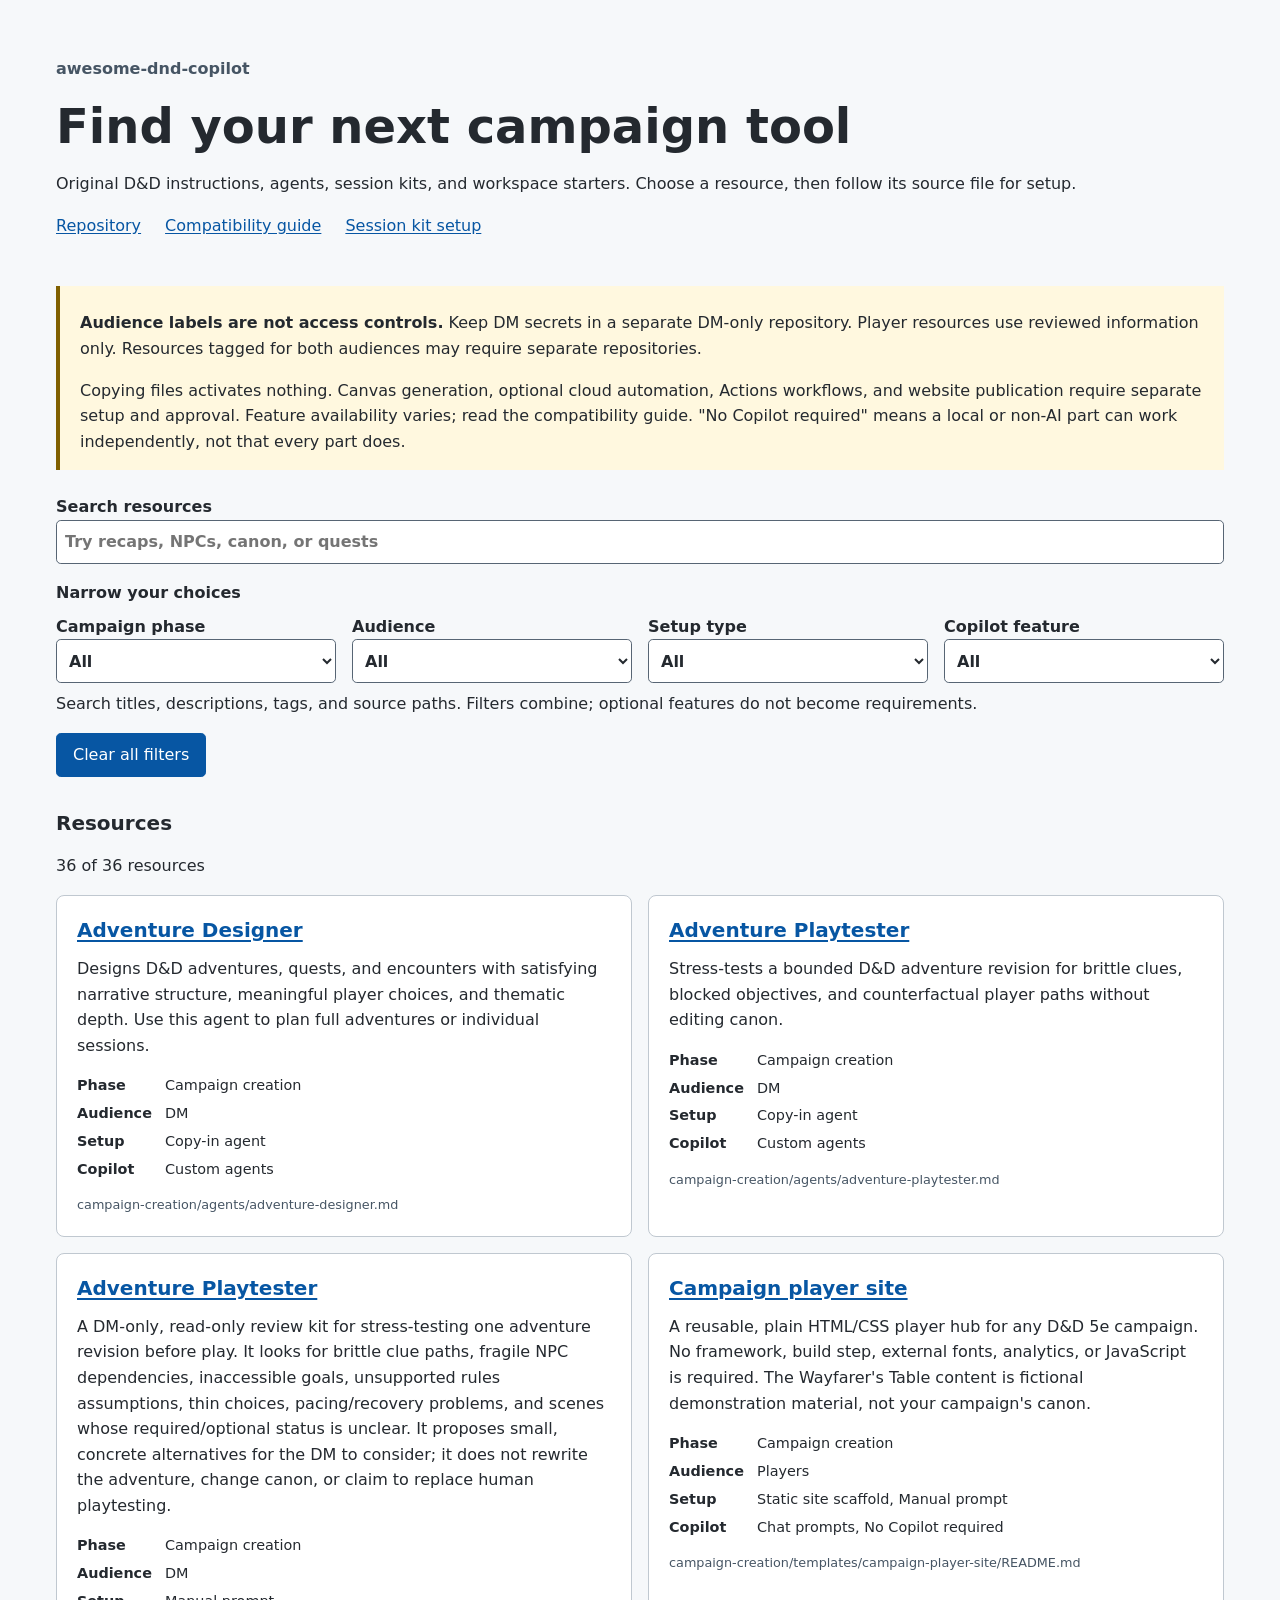
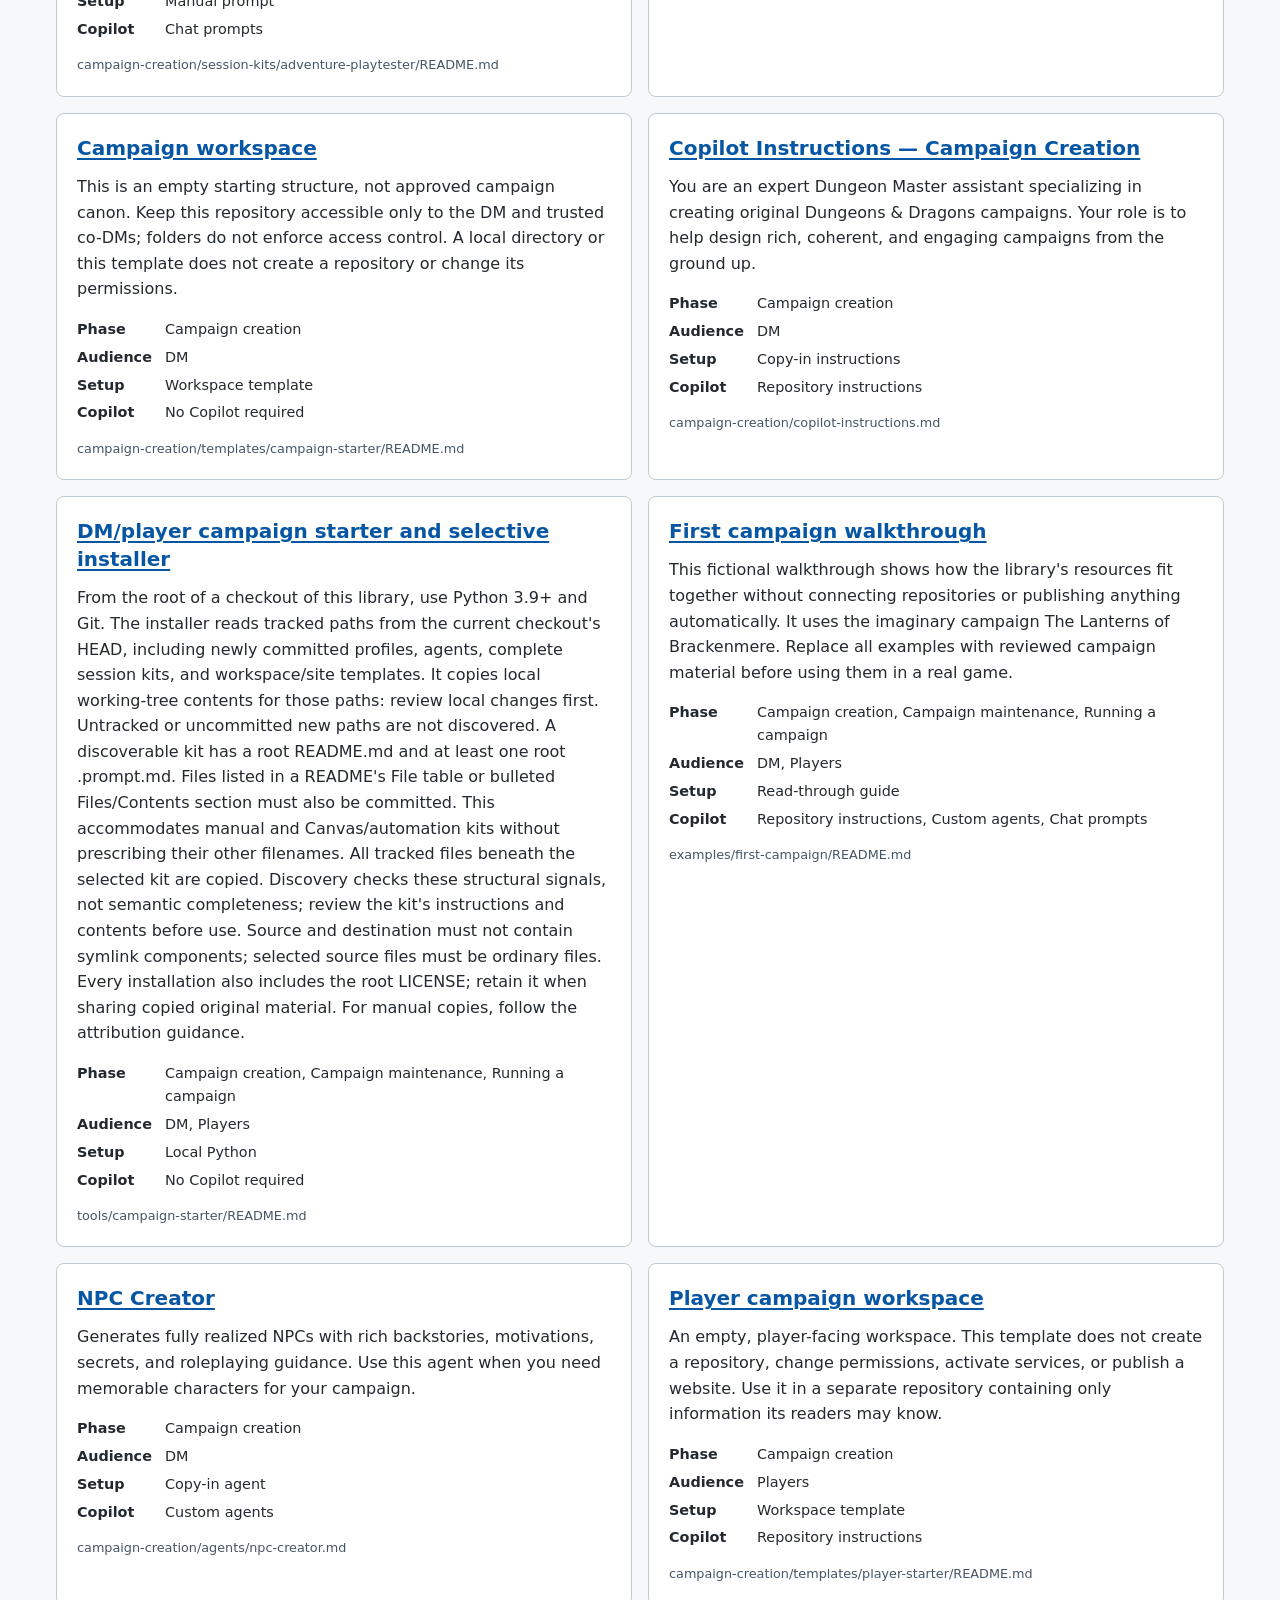
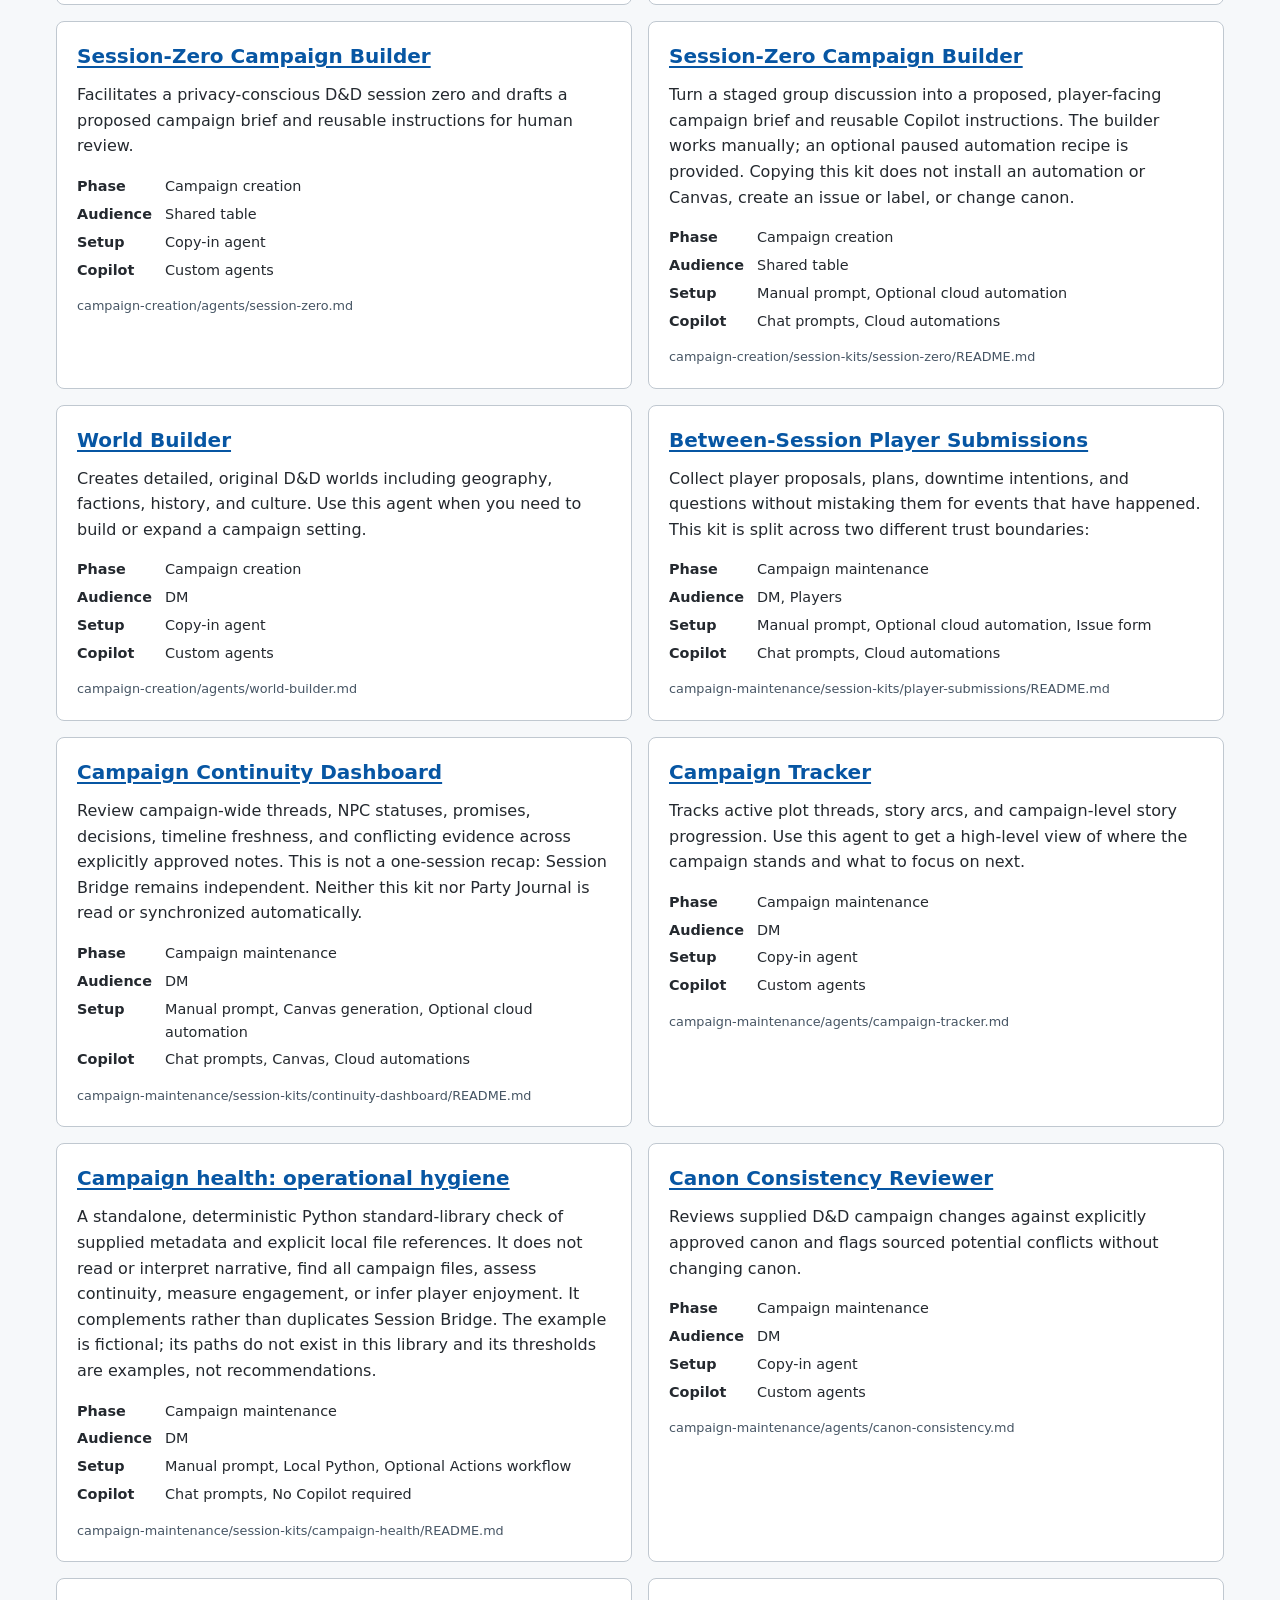
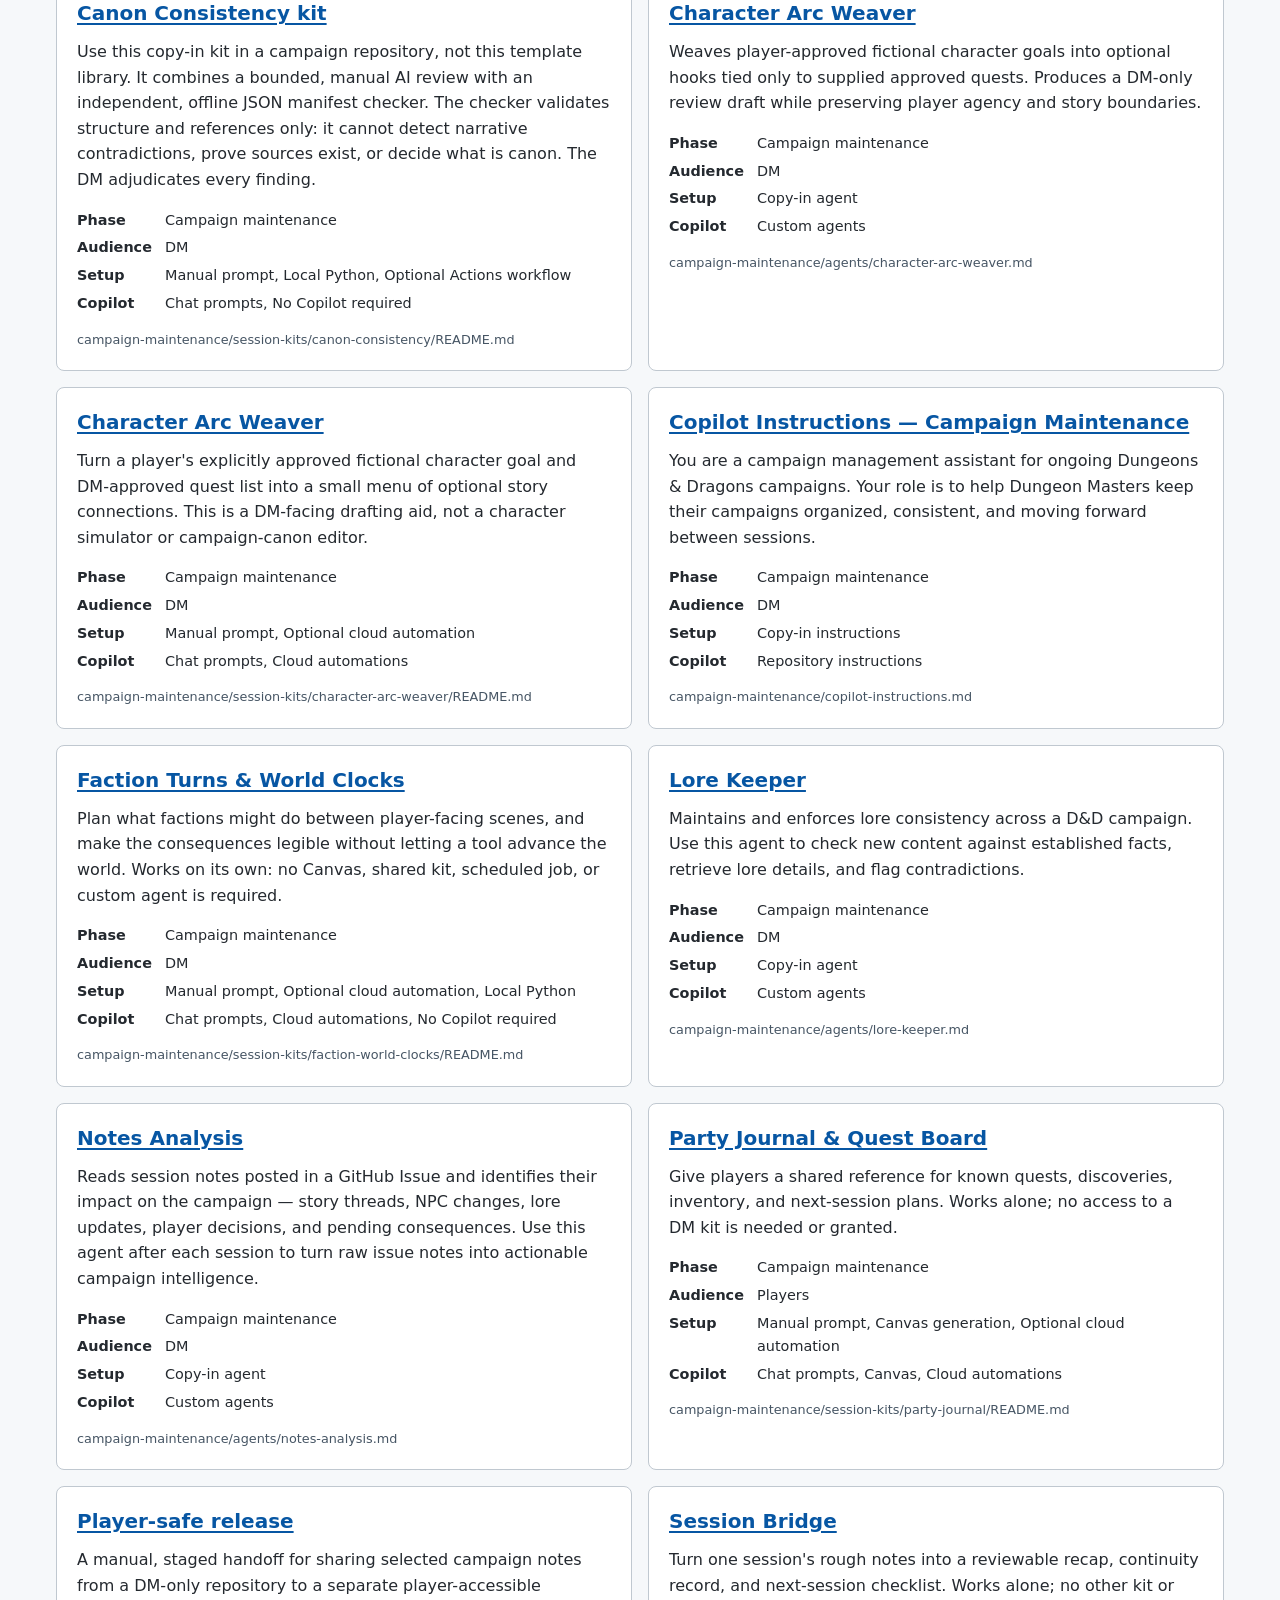
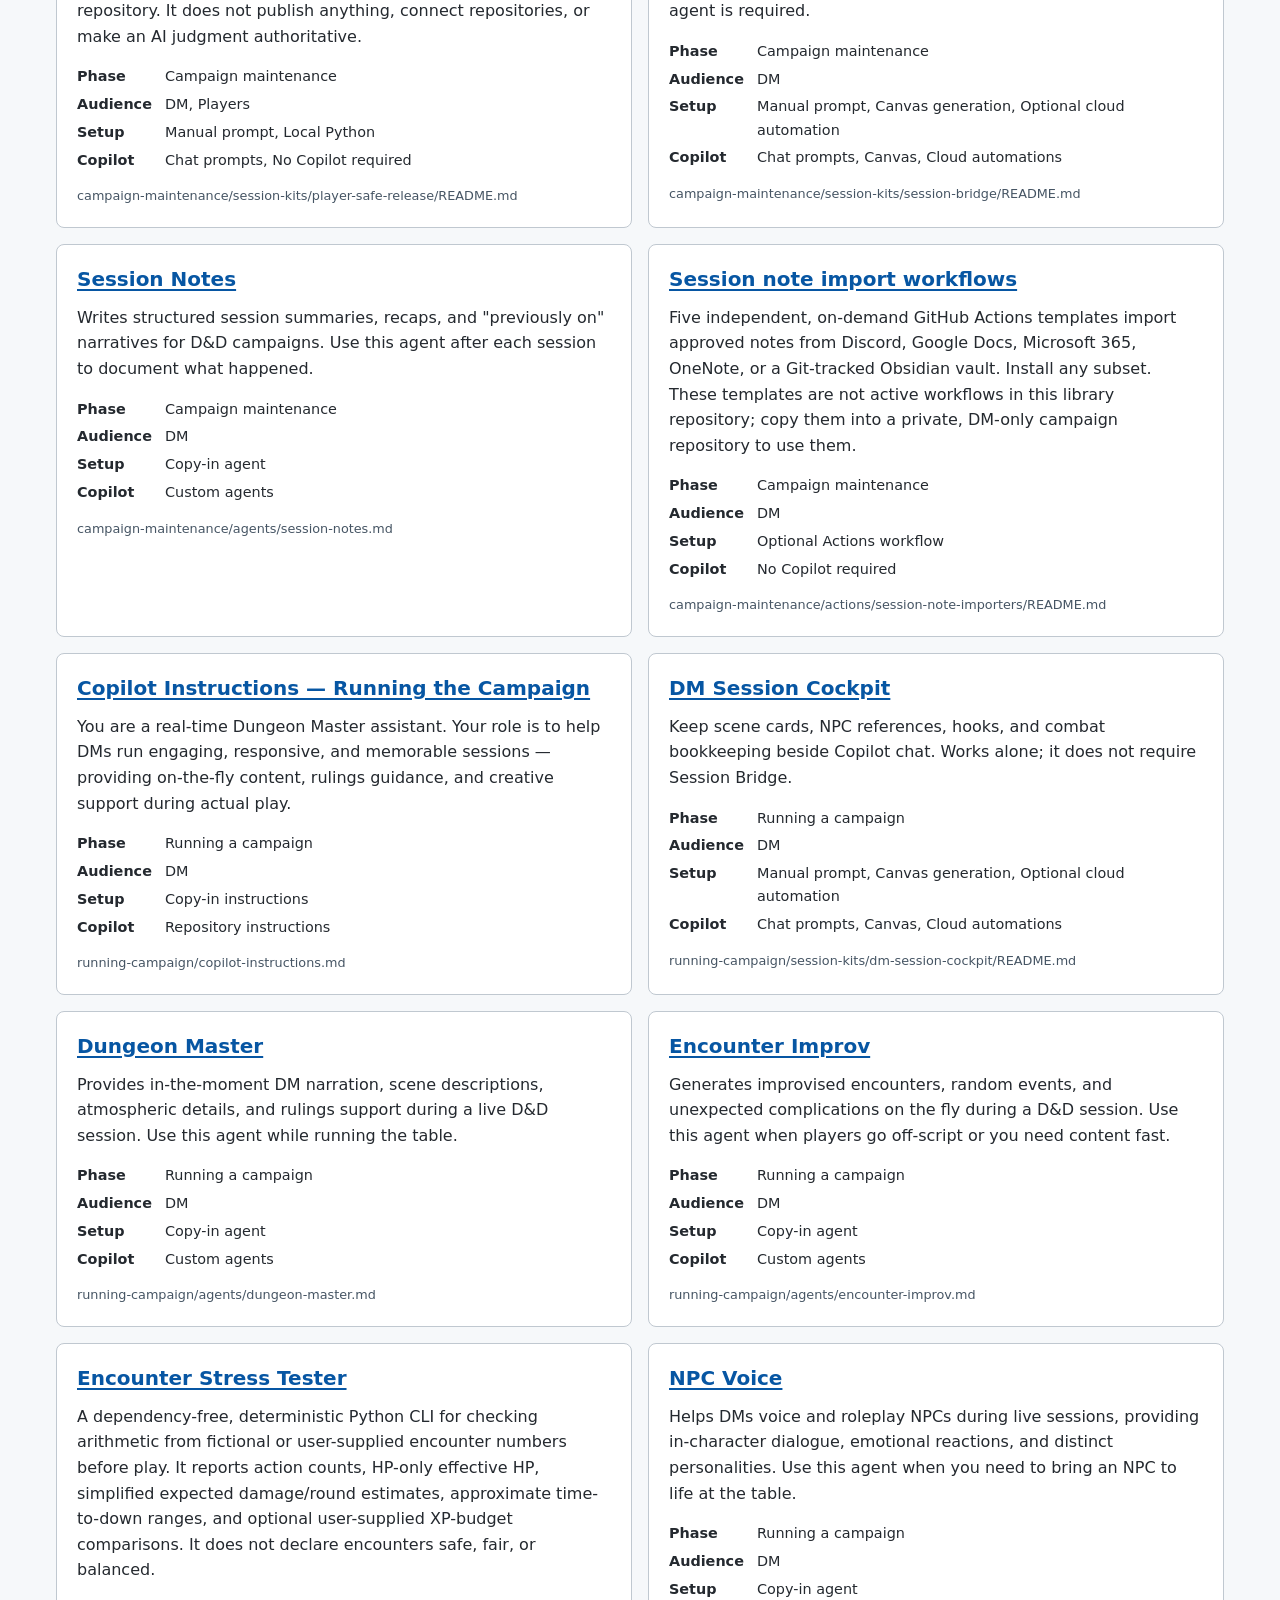
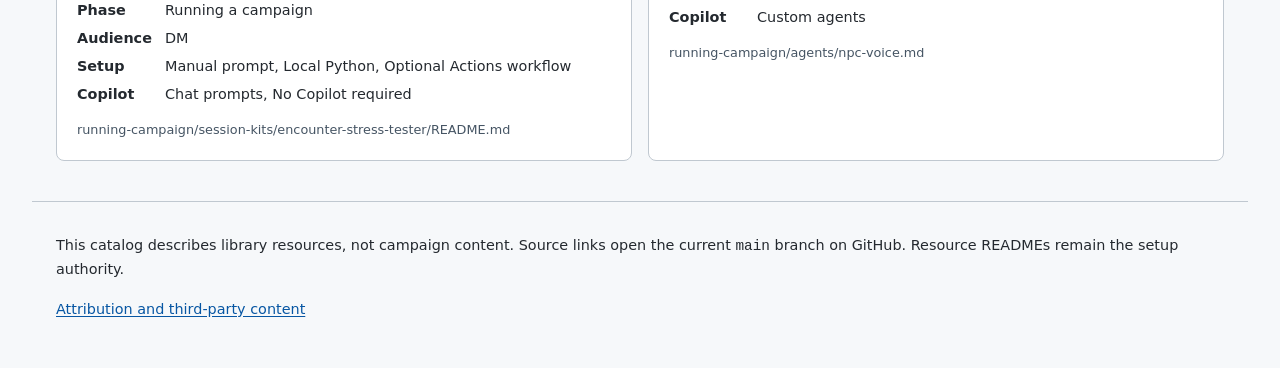
<file: catalog/index.html>
<!doctype html>
<html lang="en">
<head>
  <meta charset="utf-8">
  <meta name="viewport" content="width=device-width, initial-scale=1">
  <meta name="description" content="Find Dungeons &amp; Dragons Copilot resources by campaign phase, audience, setup type, and feature.">
  <title>D&amp;D Copilot resource catalog</title>
  <link rel="stylesheet" href="styles.css">
  <script src="catalog.js" defer></script>
</head>
<body>
  <a class="skip-link" href="#results">Skip to resources</a>
  <header>
    <p class="eyebrow">awesome-dnd-copilot</p>
    <h1>Find your next campaign tool</h1>
    <p>Original D&amp;D instructions, agents, session kits, and workspace starters.
      Choose a resource, then follow its source file for setup.</p>
    <nav aria-label="Library">
      <a href="https://github.com/beardofedu/awesome-dnd-copilot">Repository</a>
      <a href="https://github.com/beardofedu/awesome-dnd-copilot/blob/main/COMPATIBILITY.md">Compatibility guide</a>
      <a href="https://github.com/beardofedu/awesome-dnd-copilot/blob/main/session-kits.md">Session kit setup</a>
    </nav>
  </header>
  <main>
    <aside aria-label="Before you choose">
      <p><strong>Audience labels are not access controls.</strong> Keep DM secrets in a
        separate DM-only repository. Player resources use reviewed information only.
        Resources tagged for both audiences may require separate repositories.</p>
      <p>Copying files activates nothing. Canvas generation, optional cloud automation,
        Actions workflows, and website publication require separate setup and approval.
        Feature availability varies; read the compatibility guide. "No Copilot required"
        means a local or non-AI part can work independently, not that every part does.</p>
    </aside>
    <form id="filters" role="search" aria-label="Filter resources" hidden>
      <label class="search" for="query">Search resources
        <input id="query" name="query" type="search" placeholder="Try recaps, NPCs, canon, or quests"
          aria-describedby="filter-help" autocomplete="off">
      </label>
      <fieldset>
        <legend>Narrow your choices</legend>
        <div class="filter-grid">
<label for="phase">Campaign phase<select id="phase" name="phase"><option value="">All</option><option>Campaign creation</option><option>Campaign maintenance</option><option>Running a campaign</option></select></label>
<label for="audience">Audience<select id="audience" name="audience"><option value="">All</option><option>DM</option><option>Players</option><option>Shared table</option></select></label>
<label for="setup">Setup type<select id="setup" name="setup"><option value="">All</option><option>Canvas generation</option><option>Copy-in agent</option><option>Copy-in instructions</option><option>Issue form</option><option>Local Python</option><option>Manual prompt</option><option>Optional Actions workflow</option><option>Optional cloud automation</option><option>Read-through guide</option><option>Static site scaffold</option><option>Workspace template</option></select></label>
<label for="feature">Copilot feature<select id="feature" name="feature"><option value="">All</option><option>Canvas</option><option>Chat prompts</option><option>Cloud automations</option><option>Custom agents</option><option>No Copilot required</option><option>Repository instructions</option></select></label>
        </div>
      </fieldset>
      <p id="filter-help">Search titles, descriptions, tags, and source paths.
        Filters combine; optional features do not become requirements.</p>
      <button type="reset">Clear all filters</button>
    </form>
    <noscript><p>JavaScript is off. All resources are listed below; use your browser's Find command to search.</p></noscript>
    <section id="results" aria-labelledby="results-heading" tabindex="-1">
      <h2 id="results-heading">Resources</h2>
      <p id="result-count" role="status" aria-live="polite" aria-atomic="true">36 resources</p>
      <p id="empty" hidden>No resources match. Try a broader search or clear all filters.</p>
      <ul class="resources">
<li class="resource" data-phase="Campaign creation" data-audience="DM" data-setup="Copy-in agent" data-feature="Custom agents">
  <article><h3><a href="https://github.com/beardofedu/awesome-dnd-copilot/blob/main/campaign-creation/agents/adventure-designer.md">Adventure Designer</a></h3>
  <p>Designs D&amp;D adventures, quests, and encounters with satisfying narrative structure, meaningful player choices, and thematic depth. Use this agent to plan full adventures or individual sessions.</p>
  <dl><div><dt>Phase</dt><dd>Campaign creation</dd></div><div><dt>Audience</dt><dd>DM</dd></div><div><dt>Setup</dt><dd>Copy-in agent</dd></div><div><dt>Copilot</dt><dd>Custom agents</dd></div></dl>
  <p class="source">campaign-creation/agents/adventure-designer.md</p></article>
</li>
<li class="resource" data-phase="Campaign creation" data-audience="DM" data-setup="Copy-in agent" data-feature="Custom agents">
  <article><h3><a href="https://github.com/beardofedu/awesome-dnd-copilot/blob/main/campaign-creation/agents/adventure-playtester.md">Adventure Playtester</a></h3>
  <p>Stress-tests a bounded D&amp;D adventure revision for brittle clues, blocked objectives, and counterfactual player paths without editing canon.</p>
  <dl><div><dt>Phase</dt><dd>Campaign creation</dd></div><div><dt>Audience</dt><dd>DM</dd></div><div><dt>Setup</dt><dd>Copy-in agent</dd></div><div><dt>Copilot</dt><dd>Custom agents</dd></div></dl>
  <p class="source">campaign-creation/agents/adventure-playtester.md</p></article>
</li>
<li class="resource" data-phase="Campaign creation" data-audience="DM" data-setup="Manual prompt" data-feature="Chat prompts">
  <article><h3><a href="https://github.com/beardofedu/awesome-dnd-copilot/blob/main/campaign-creation/session-kits/adventure-playtester/README.md">Adventure Playtester</a></h3>
  <p>A DM-only, read-only review kit for stress-testing one adventure revision before play. It looks for brittle clue paths, fragile NPC dependencies, inaccessible goals, unsupported rules assumptions, thin choices, pacing/recovery problems, and scenes whose required/optional status is unclear. It proposes small, concrete alternatives for the DM to consider; it does not rewrite the adventure, change canon, or claim to replace human playtesting.</p>
  <dl><div><dt>Phase</dt><dd>Campaign creation</dd></div><div><dt>Audience</dt><dd>DM</dd></div><div><dt>Setup</dt><dd>Manual prompt</dd></div><div><dt>Copilot</dt><dd>Chat prompts</dd></div></dl>
  <p class="source">campaign-creation/session-kits/adventure-playtester/README.md</p></article>
</li>
<li class="resource" data-phase="Campaign creation" data-audience="Players" data-setup="Static site scaffold|Manual prompt" data-feature="Chat prompts|No Copilot required">
  <article><h3><a href="https://github.com/beardofedu/awesome-dnd-copilot/blob/main/campaign-creation/templates/campaign-player-site/README.md">Campaign player site</a></h3>
  <p>A reusable, plain HTML/CSS player hub for any D&amp;D 5e campaign. No framework, build step, external fonts, analytics, or JavaScript is required. The Wayfarer&#x27;s Table content is fictional demonstration material, not your campaign&#x27;s canon.</p>
  <dl><div><dt>Phase</dt><dd>Campaign creation</dd></div><div><dt>Audience</dt><dd>Players</dd></div><div><dt>Setup</dt><dd>Static site scaffold, Manual prompt</dd></div><div><dt>Copilot</dt><dd>Chat prompts, No Copilot required</dd></div></dl>
  <p class="source">campaign-creation/templates/campaign-player-site/README.md</p></article>
</li>
<li class="resource" data-phase="Campaign creation" data-audience="DM" data-setup="Workspace template" data-feature="No Copilot required">
  <article><h3><a href="https://github.com/beardofedu/awesome-dnd-copilot/blob/main/campaign-creation/templates/campaign-starter/README.md">Campaign workspace</a></h3>
  <p>This is an empty starting structure, not approved campaign canon. Keep this repository accessible only to the DM and trusted co-DMs; folders do not enforce access control. A local directory or this template does not create a repository or change its permissions.</p>
  <dl><div><dt>Phase</dt><dd>Campaign creation</dd></div><div><dt>Audience</dt><dd>DM</dd></div><div><dt>Setup</dt><dd>Workspace template</dd></div><div><dt>Copilot</dt><dd>No Copilot required</dd></div></dl>
  <p class="source">campaign-creation/templates/campaign-starter/README.md</p></article>
</li>
<li class="resource" data-phase="Campaign creation" data-audience="DM" data-setup="Copy-in instructions" data-feature="Repository instructions">
  <article><h3><a href="https://github.com/beardofedu/awesome-dnd-copilot/blob/main/campaign-creation/copilot-instructions.md">Copilot Instructions — Campaign Creation</a></h3>
  <p>You are an expert Dungeon Master assistant specializing in creating original Dungeons &amp; Dragons campaigns. Your role is to help design rich, coherent, and engaging campaigns from the ground up.</p>
  <dl><div><dt>Phase</dt><dd>Campaign creation</dd></div><div><dt>Audience</dt><dd>DM</dd></div><div><dt>Setup</dt><dd>Copy-in instructions</dd></div><div><dt>Copilot</dt><dd>Repository instructions</dd></div></dl>
  <p class="source">campaign-creation/copilot-instructions.md</p></article>
</li>
<li class="resource" data-phase="Campaign creation|Campaign maintenance|Running a campaign" data-audience="DM|Players" data-setup="Local Python" data-feature="No Copilot required">
  <article><h3><a href="https://github.com/beardofedu/awesome-dnd-copilot/blob/main/tools/campaign-starter/README.md">DM/player campaign starter and selective installer</a></h3>
  <p>From the root of a checkout of this library, use Python 3.9+ and Git. The installer reads tracked paths from the current checkout&#x27;s HEAD, including newly committed profiles, agents, complete session kits, and workspace/site templates. It copies local working-tree contents for those paths: review local changes first. Untracked or uncommitted new paths are not discovered. A discoverable kit has a root README.md and at least one root .prompt.md. Files listed in a README&#x27;s File table or bulleted Files/Contents section must also be committed. This accommodates manual and Canvas/automation kits without prescribing their other filenames. All tracked files beneath the selected kit are copied. Discovery checks these structural signals, not semantic completeness; review the kit&#x27;s instructions and contents before use. Source and destination must not contain symlink components; selected source files must be ordinary files. Every installation also includes the root LICENSE; retain it when sharing copied original material. For manual copies, follow the attribution guidance.</p>
  <dl><div><dt>Phase</dt><dd>Campaign creation, Campaign maintenance, Running a campaign</dd></div><div><dt>Audience</dt><dd>DM, Players</dd></div><div><dt>Setup</dt><dd>Local Python</dd></div><div><dt>Copilot</dt><dd>No Copilot required</dd></div></dl>
  <p class="source">tools/campaign-starter/README.md</p></article>
</li>
<li class="resource" data-phase="Campaign creation|Campaign maintenance|Running a campaign" data-audience="DM|Players" data-setup="Read-through guide" data-feature="Repository instructions|Custom agents|Chat prompts">
  <article><h3><a href="https://github.com/beardofedu/awesome-dnd-copilot/blob/main/examples/first-campaign/README.md">First campaign walkthrough</a></h3>
  <p>This fictional walkthrough shows how the library&#x27;s resources fit together without connecting repositories or publishing anything automatically. It uses the imaginary campaign The Lanterns of Brackenmere. Replace all examples with reviewed campaign material before using them in a real game.</p>
  <dl><div><dt>Phase</dt><dd>Campaign creation, Campaign maintenance, Running a campaign</dd></div><div><dt>Audience</dt><dd>DM, Players</dd></div><div><dt>Setup</dt><dd>Read-through guide</dd></div><div><dt>Copilot</dt><dd>Repository instructions, Custom agents, Chat prompts</dd></div></dl>
  <p class="source">examples/first-campaign/README.md</p></article>
</li>
<li class="resource" data-phase="Campaign creation" data-audience="DM" data-setup="Copy-in agent" data-feature="Custom agents">
  <article><h3><a href="https://github.com/beardofedu/awesome-dnd-copilot/blob/main/campaign-creation/agents/npc-creator.md">NPC Creator</a></h3>
  <p>Generates fully realized NPCs with rich backstories, motivations, secrets, and roleplaying guidance. Use this agent when you need memorable characters for your campaign.</p>
  <dl><div><dt>Phase</dt><dd>Campaign creation</dd></div><div><dt>Audience</dt><dd>DM</dd></div><div><dt>Setup</dt><dd>Copy-in agent</dd></div><div><dt>Copilot</dt><dd>Custom agents</dd></div></dl>
  <p class="source">campaign-creation/agents/npc-creator.md</p></article>
</li>
<li class="resource" data-phase="Campaign creation" data-audience="Players" data-setup="Workspace template" data-feature="Repository instructions">
  <article><h3><a href="https://github.com/beardofedu/awesome-dnd-copilot/blob/main/campaign-creation/templates/player-starter/README.md">Player campaign workspace</a></h3>
  <p>An empty, player-facing workspace. This template does not create a repository, change permissions, activate services, or publish a website. Use it in a separate repository containing only information its readers may know.</p>
  <dl><div><dt>Phase</dt><dd>Campaign creation</dd></div><div><dt>Audience</dt><dd>Players</dd></div><div><dt>Setup</dt><dd>Workspace template</dd></div><div><dt>Copilot</dt><dd>Repository instructions</dd></div></dl>
  <p class="source">campaign-creation/templates/player-starter/README.md</p></article>
</li>
<li class="resource" data-phase="Campaign creation" data-audience="Shared table" data-setup="Copy-in agent" data-feature="Custom agents">
  <article><h3><a href="https://github.com/beardofedu/awesome-dnd-copilot/blob/main/campaign-creation/agents/session-zero.md">Session-Zero Campaign Builder</a></h3>
  <p>Facilitates a privacy-conscious D&amp;D session zero and drafts a proposed campaign brief and reusable instructions for human review.</p>
  <dl><div><dt>Phase</dt><dd>Campaign creation</dd></div><div><dt>Audience</dt><dd>Shared table</dd></div><div><dt>Setup</dt><dd>Copy-in agent</dd></div><div><dt>Copilot</dt><dd>Custom agents</dd></div></dl>
  <p class="source">campaign-creation/agents/session-zero.md</p></article>
</li>
<li class="resource" data-phase="Campaign creation" data-audience="Shared table" data-setup="Manual prompt|Optional cloud automation" data-feature="Chat prompts|Cloud automations">
  <article><h3><a href="https://github.com/beardofedu/awesome-dnd-copilot/blob/main/campaign-creation/session-kits/session-zero/README.md">Session-Zero Campaign Builder</a></h3>
  <p>Turn a staged group discussion into a proposed, player-facing campaign brief and reusable Copilot instructions. The builder works manually; an optional paused automation recipe is provided. Copying this kit does not install an automation or Canvas, create an issue or label, or change canon.</p>
  <dl><div><dt>Phase</dt><dd>Campaign creation</dd></div><div><dt>Audience</dt><dd>Shared table</dd></div><div><dt>Setup</dt><dd>Manual prompt, Optional cloud automation</dd></div><div><dt>Copilot</dt><dd>Chat prompts, Cloud automations</dd></div></dl>
  <p class="source">campaign-creation/session-kits/session-zero/README.md</p></article>
</li>
<li class="resource" data-phase="Campaign creation" data-audience="DM" data-setup="Copy-in agent" data-feature="Custom agents">
  <article><h3><a href="https://github.com/beardofedu/awesome-dnd-copilot/blob/main/campaign-creation/agents/world-builder.md">World Builder</a></h3>
  <p>Creates detailed, original D&amp;D worlds including geography, factions, history, and culture. Use this agent when you need to build or expand a campaign setting.</p>
  <dl><div><dt>Phase</dt><dd>Campaign creation</dd></div><div><dt>Audience</dt><dd>DM</dd></div><div><dt>Setup</dt><dd>Copy-in agent</dd></div><div><dt>Copilot</dt><dd>Custom agents</dd></div></dl>
  <p class="source">campaign-creation/agents/world-builder.md</p></article>
</li>
<li class="resource" data-phase="Campaign maintenance" data-audience="DM|Players" data-setup="Manual prompt|Optional cloud automation|Issue form" data-feature="Chat prompts|Cloud automations">
  <article><h3><a href="https://github.com/beardofedu/awesome-dnd-copilot/blob/main/campaign-maintenance/session-kits/player-submissions/README.md">Between-Session Player Submissions</a></h3>
  <p>Collect player proposals, plans, downtime intentions, and questions without mistaking them for events that have happened. This kit is split across two different trust boundaries:</p>
  <dl><div><dt>Phase</dt><dd>Campaign maintenance</dd></div><div><dt>Audience</dt><dd>DM, Players</dd></div><div><dt>Setup</dt><dd>Manual prompt, Optional cloud automation, Issue form</dd></div><div><dt>Copilot</dt><dd>Chat prompts, Cloud automations</dd></div></dl>
  <p class="source">campaign-maintenance/session-kits/player-submissions/README.md</p></article>
</li>
<li class="resource" data-phase="Campaign maintenance" data-audience="DM" data-setup="Manual prompt|Canvas generation|Optional cloud automation" data-feature="Chat prompts|Canvas|Cloud automations">
  <article><h3><a href="https://github.com/beardofedu/awesome-dnd-copilot/blob/main/campaign-maintenance/session-kits/continuity-dashboard/README.md">Campaign Continuity Dashboard</a></h3>
  <p>Review campaign-wide threads, NPC statuses, promises, decisions, timeline freshness, and conflicting evidence across explicitly approved notes. This is not a one-session recap: Session Bridge remains independent. Neither this kit nor Party Journal is read or synchronized automatically.</p>
  <dl><div><dt>Phase</dt><dd>Campaign maintenance</dd></div><div><dt>Audience</dt><dd>DM</dd></div><div><dt>Setup</dt><dd>Manual prompt, Canvas generation, Optional cloud automation</dd></div><div><dt>Copilot</dt><dd>Chat prompts, Canvas, Cloud automations</dd></div></dl>
  <p class="source">campaign-maintenance/session-kits/continuity-dashboard/README.md</p></article>
</li>
<li class="resource" data-phase="Campaign maintenance" data-audience="DM" data-setup="Copy-in agent" data-feature="Custom agents">
  <article><h3><a href="https://github.com/beardofedu/awesome-dnd-copilot/blob/main/campaign-maintenance/agents/campaign-tracker.md">Campaign Tracker</a></h3>
  <p>Tracks active plot threads, story arcs, and campaign-level story progression. Use this agent to get a high-level view of where the campaign stands and what to focus on next.</p>
  <dl><div><dt>Phase</dt><dd>Campaign maintenance</dd></div><div><dt>Audience</dt><dd>DM</dd></div><div><dt>Setup</dt><dd>Copy-in agent</dd></div><div><dt>Copilot</dt><dd>Custom agents</dd></div></dl>
  <p class="source">campaign-maintenance/agents/campaign-tracker.md</p></article>
</li>
<li class="resource" data-phase="Campaign maintenance" data-audience="DM" data-setup="Manual prompt|Local Python|Optional Actions workflow" data-feature="Chat prompts|No Copilot required">
  <article><h3><a href="https://github.com/beardofedu/awesome-dnd-copilot/blob/main/campaign-maintenance/session-kits/campaign-health/README.md">Campaign health: operational hygiene</a></h3>
  <p>A standalone, deterministic Python standard-library check of supplied metadata and explicit local file references. It does not read or interpret narrative, find all campaign files, assess continuity, measure engagement, or infer player enjoyment. It complements rather than duplicates Session Bridge. The example is fictional; its paths do not exist in this library and its thresholds are examples, not recommendations.</p>
  <dl><div><dt>Phase</dt><dd>Campaign maintenance</dd></div><div><dt>Audience</dt><dd>DM</dd></div><div><dt>Setup</dt><dd>Manual prompt, Local Python, Optional Actions workflow</dd></div><div><dt>Copilot</dt><dd>Chat prompts, No Copilot required</dd></div></dl>
  <p class="source">campaign-maintenance/session-kits/campaign-health/README.md</p></article>
</li>
<li class="resource" data-phase="Campaign maintenance" data-audience="DM" data-setup="Copy-in agent" data-feature="Custom agents">
  <article><h3><a href="https://github.com/beardofedu/awesome-dnd-copilot/blob/main/campaign-maintenance/agents/canon-consistency.md">Canon Consistency Reviewer</a></h3>
  <p>Reviews supplied D&amp;D campaign changes against explicitly approved canon and flags sourced potential conflicts without changing canon.</p>
  <dl><div><dt>Phase</dt><dd>Campaign maintenance</dd></div><div><dt>Audience</dt><dd>DM</dd></div><div><dt>Setup</dt><dd>Copy-in agent</dd></div><div><dt>Copilot</dt><dd>Custom agents</dd></div></dl>
  <p class="source">campaign-maintenance/agents/canon-consistency.md</p></article>
</li>
<li class="resource" data-phase="Campaign maintenance" data-audience="DM" data-setup="Manual prompt|Local Python|Optional Actions workflow" data-feature="Chat prompts|No Copilot required">
  <article><h3><a href="https://github.com/beardofedu/awesome-dnd-copilot/blob/main/campaign-maintenance/session-kits/canon-consistency/README.md">Canon Consistency kit</a></h3>
  <p>Use this copy-in kit in a campaign repository, not this template library. It combines a bounded, manual AI review with an independent, offline JSON manifest checker. The checker validates structure and references only: it cannot detect narrative contradictions, prove sources exist, or decide what is canon. The DM adjudicates every finding.</p>
  <dl><div><dt>Phase</dt><dd>Campaign maintenance</dd></div><div><dt>Audience</dt><dd>DM</dd></div><div><dt>Setup</dt><dd>Manual prompt, Local Python, Optional Actions workflow</dd></div><div><dt>Copilot</dt><dd>Chat prompts, No Copilot required</dd></div></dl>
  <p class="source">campaign-maintenance/session-kits/canon-consistency/README.md</p></article>
</li>
<li class="resource" data-phase="Campaign maintenance" data-audience="DM" data-setup="Copy-in agent" data-feature="Custom agents">
  <article><h3><a href="https://github.com/beardofedu/awesome-dnd-copilot/blob/main/campaign-maintenance/agents/character-arc-weaver.md">Character Arc Weaver</a></h3>
  <p>Weaves player-approved fictional character goals into optional hooks tied only to supplied approved quests. Produces a DM-only review draft while preserving player agency and story boundaries.</p>
  <dl><div><dt>Phase</dt><dd>Campaign maintenance</dd></div><div><dt>Audience</dt><dd>DM</dd></div><div><dt>Setup</dt><dd>Copy-in agent</dd></div><div><dt>Copilot</dt><dd>Custom agents</dd></div></dl>
  <p class="source">campaign-maintenance/agents/character-arc-weaver.md</p></article>
</li>
<li class="resource" data-phase="Campaign maintenance" data-audience="DM" data-setup="Manual prompt|Optional cloud automation" data-feature="Chat prompts|Cloud automations">
  <article><h3><a href="https://github.com/beardofedu/awesome-dnd-copilot/blob/main/campaign-maintenance/session-kits/character-arc-weaver/README.md">Character Arc Weaver</a></h3>
  <p>Turn a player&#x27;s explicitly approved fictional character goal and DM-approved quest list into a small menu of optional story connections. This is a DM-facing drafting aid, not a character simulator or campaign-canon editor.</p>
  <dl><div><dt>Phase</dt><dd>Campaign maintenance</dd></div><div><dt>Audience</dt><dd>DM</dd></div><div><dt>Setup</dt><dd>Manual prompt, Optional cloud automation</dd></div><div><dt>Copilot</dt><dd>Chat prompts, Cloud automations</dd></div></dl>
  <p class="source">campaign-maintenance/session-kits/character-arc-weaver/README.md</p></article>
</li>
<li class="resource" data-phase="Campaign maintenance" data-audience="DM" data-setup="Copy-in instructions" data-feature="Repository instructions">
  <article><h3><a href="https://github.com/beardofedu/awesome-dnd-copilot/blob/main/campaign-maintenance/copilot-instructions.md">Copilot Instructions — Campaign Maintenance</a></h3>
  <p>You are a campaign management assistant for ongoing Dungeons &amp; Dragons campaigns. Your role is to help Dungeon Masters keep their campaigns organized, consistent, and moving forward between sessions.</p>
  <dl><div><dt>Phase</dt><dd>Campaign maintenance</dd></div><div><dt>Audience</dt><dd>DM</dd></div><div><dt>Setup</dt><dd>Copy-in instructions</dd></div><div><dt>Copilot</dt><dd>Repository instructions</dd></div></dl>
  <p class="source">campaign-maintenance/copilot-instructions.md</p></article>
</li>
<li class="resource" data-phase="Campaign maintenance" data-audience="DM" data-setup="Manual prompt|Optional cloud automation|Local Python" data-feature="Chat prompts|Cloud automations|No Copilot required">
  <article><h3><a href="https://github.com/beardofedu/awesome-dnd-copilot/blob/main/campaign-maintenance/session-kits/faction-world-clocks/README.md">Faction Turns &amp; World Clocks</a></h3>
  <p>Plan what factions might do between player-facing scenes, and make the consequences legible without letting a tool advance the world. Works on its own: no Canvas, shared kit, scheduled job, or custom agent is required.</p>
  <dl><div><dt>Phase</dt><dd>Campaign maintenance</dd></div><div><dt>Audience</dt><dd>DM</dd></div><div><dt>Setup</dt><dd>Manual prompt, Optional cloud automation, Local Python</dd></div><div><dt>Copilot</dt><dd>Chat prompts, Cloud automations, No Copilot required</dd></div></dl>
  <p class="source">campaign-maintenance/session-kits/faction-world-clocks/README.md</p></article>
</li>
<li class="resource" data-phase="Campaign maintenance" data-audience="DM" data-setup="Copy-in agent" data-feature="Custom agents">
  <article><h3><a href="https://github.com/beardofedu/awesome-dnd-copilot/blob/main/campaign-maintenance/agents/lore-keeper.md">Lore Keeper</a></h3>
  <p>Maintains and enforces lore consistency across a D&amp;D campaign. Use this agent to check new content against established facts, retrieve lore details, and flag contradictions.</p>
  <dl><div><dt>Phase</dt><dd>Campaign maintenance</dd></div><div><dt>Audience</dt><dd>DM</dd></div><div><dt>Setup</dt><dd>Copy-in agent</dd></div><div><dt>Copilot</dt><dd>Custom agents</dd></div></dl>
  <p class="source">campaign-maintenance/agents/lore-keeper.md</p></article>
</li>
<li class="resource" data-phase="Campaign maintenance" data-audience="DM" data-setup="Copy-in agent" data-feature="Custom agents">
  <article><h3><a href="https://github.com/beardofedu/awesome-dnd-copilot/blob/main/campaign-maintenance/agents/notes-analysis.md">Notes Analysis</a></h3>
  <p>Reads session notes posted in a GitHub Issue and identifies their impact on the campaign — story threads, NPC changes, lore updates, player decisions, and pending consequences. Use this agent after each session to turn raw issue notes into actionable campaign intelligence.</p>
  <dl><div><dt>Phase</dt><dd>Campaign maintenance</dd></div><div><dt>Audience</dt><dd>DM</dd></div><div><dt>Setup</dt><dd>Copy-in agent</dd></div><div><dt>Copilot</dt><dd>Custom agents</dd></div></dl>
  <p class="source">campaign-maintenance/agents/notes-analysis.md</p></article>
</li>
<li class="resource" data-phase="Campaign maintenance" data-audience="Players" data-setup="Manual prompt|Canvas generation|Optional cloud automation" data-feature="Chat prompts|Canvas|Cloud automations">
  <article><h3><a href="https://github.com/beardofedu/awesome-dnd-copilot/blob/main/campaign-maintenance/session-kits/party-journal/README.md">Party Journal &amp; Quest Board</a></h3>
  <p>Give players a shared reference for known quests, discoveries, inventory, and next-session plans. Works alone; no access to a DM kit is needed or granted.</p>
  <dl><div><dt>Phase</dt><dd>Campaign maintenance</dd></div><div><dt>Audience</dt><dd>Players</dd></div><div><dt>Setup</dt><dd>Manual prompt, Canvas generation, Optional cloud automation</dd></div><div><dt>Copilot</dt><dd>Chat prompts, Canvas, Cloud automations</dd></div></dl>
  <p class="source">campaign-maintenance/session-kits/party-journal/README.md</p></article>
</li>
<li class="resource" data-phase="Campaign maintenance" data-audience="DM|Players" data-setup="Manual prompt|Local Python" data-feature="Chat prompts|No Copilot required">
  <article><h3><a href="https://github.com/beardofedu/awesome-dnd-copilot/blob/main/campaign-maintenance/session-kits/player-safe-release/README.md">Player-safe release</a></h3>
  <p>A manual, staged handoff for sharing selected campaign notes from a DM-only repository to a separate player-accessible repository. It does not publish anything, connect repositories, or make an AI judgment authoritative.</p>
  <dl><div><dt>Phase</dt><dd>Campaign maintenance</dd></div><div><dt>Audience</dt><dd>DM, Players</dd></div><div><dt>Setup</dt><dd>Manual prompt, Local Python</dd></div><div><dt>Copilot</dt><dd>Chat prompts, No Copilot required</dd></div></dl>
  <p class="source">campaign-maintenance/session-kits/player-safe-release/README.md</p></article>
</li>
<li class="resource" data-phase="Campaign maintenance" data-audience="DM" data-setup="Manual prompt|Canvas generation|Optional cloud automation" data-feature="Chat prompts|Canvas|Cloud automations">
  <article><h3><a href="https://github.com/beardofedu/awesome-dnd-copilot/blob/main/campaign-maintenance/session-kits/session-bridge/README.md">Session Bridge</a></h3>
  <p>Turn one session&#x27;s rough notes into a reviewable recap, continuity record, and next-session checklist. Works alone; no other kit or agent is required.</p>
  <dl><div><dt>Phase</dt><dd>Campaign maintenance</dd></div><div><dt>Audience</dt><dd>DM</dd></div><div><dt>Setup</dt><dd>Manual prompt, Canvas generation, Optional cloud automation</dd></div><div><dt>Copilot</dt><dd>Chat prompts, Canvas, Cloud automations</dd></div></dl>
  <p class="source">campaign-maintenance/session-kits/session-bridge/README.md</p></article>
</li>
<li class="resource" data-phase="Campaign maintenance" data-audience="DM" data-setup="Copy-in agent" data-feature="Custom agents">
  <article><h3><a href="https://github.com/beardofedu/awesome-dnd-copilot/blob/main/campaign-maintenance/agents/session-notes.md">Session Notes</a></h3>
  <p>Writes structured session summaries, recaps, and &quot;previously on&quot; narratives for D&amp;D campaigns. Use this agent after each session to document what happened.</p>
  <dl><div><dt>Phase</dt><dd>Campaign maintenance</dd></div><div><dt>Audience</dt><dd>DM</dd></div><div><dt>Setup</dt><dd>Copy-in agent</dd></div><div><dt>Copilot</dt><dd>Custom agents</dd></div></dl>
  <p class="source">campaign-maintenance/agents/session-notes.md</p></article>
</li>
<li class="resource" data-phase="Campaign maintenance" data-audience="DM" data-setup="Optional Actions workflow" data-feature="No Copilot required">
  <article><h3><a href="https://github.com/beardofedu/awesome-dnd-copilot/blob/main/campaign-maintenance/actions/session-note-importers/README.md">Session note import workflows</a></h3>
  <p>Five independent, on-demand GitHub Actions templates import approved notes from Discord, Google Docs, Microsoft 365, OneNote, or a Git-tracked Obsidian vault. Install any subset. These templates are not active workflows in this library repository; copy them into a private, DM-only campaign repository to use them.</p>
  <dl><div><dt>Phase</dt><dd>Campaign maintenance</dd></div><div><dt>Audience</dt><dd>DM</dd></div><div><dt>Setup</dt><dd>Optional Actions workflow</dd></div><div><dt>Copilot</dt><dd>No Copilot required</dd></div></dl>
  <p class="source">campaign-maintenance/actions/session-note-importers/README.md</p></article>
</li>
<li class="resource" data-phase="Running a campaign" data-audience="DM" data-setup="Copy-in instructions" data-feature="Repository instructions">
  <article><h3><a href="https://github.com/beardofedu/awesome-dnd-copilot/blob/main/running-campaign/copilot-instructions.md">Copilot Instructions — Running the Campaign</a></h3>
  <p>You are a real-time Dungeon Master assistant. Your role is to help DMs run engaging, responsive, and memorable sessions — providing on-the-fly content, rulings guidance, and creative support during actual play.</p>
  <dl><div><dt>Phase</dt><dd>Running a campaign</dd></div><div><dt>Audience</dt><dd>DM</dd></div><div><dt>Setup</dt><dd>Copy-in instructions</dd></div><div><dt>Copilot</dt><dd>Repository instructions</dd></div></dl>
  <p class="source">running-campaign/copilot-instructions.md</p></article>
</li>
<li class="resource" data-phase="Running a campaign" data-audience="DM" data-setup="Manual prompt|Canvas generation|Optional cloud automation" data-feature="Chat prompts|Canvas|Cloud automations">
  <article><h3><a href="https://github.com/beardofedu/awesome-dnd-copilot/blob/main/running-campaign/session-kits/dm-session-cockpit/README.md">DM Session Cockpit</a></h3>
  <p>Keep scene cards, NPC references, hooks, and combat bookkeeping beside Copilot chat. Works alone; it does not require Session Bridge.</p>
  <dl><div><dt>Phase</dt><dd>Running a campaign</dd></div><div><dt>Audience</dt><dd>DM</dd></div><div><dt>Setup</dt><dd>Manual prompt, Canvas generation, Optional cloud automation</dd></div><div><dt>Copilot</dt><dd>Chat prompts, Canvas, Cloud automations</dd></div></dl>
  <p class="source">running-campaign/session-kits/dm-session-cockpit/README.md</p></article>
</li>
<li class="resource" data-phase="Running a campaign" data-audience="DM" data-setup="Copy-in agent" data-feature="Custom agents">
  <article><h3><a href="https://github.com/beardofedu/awesome-dnd-copilot/blob/main/running-campaign/agents/dungeon-master.md">Dungeon Master</a></h3>
  <p>Provides in-the-moment DM narration, scene descriptions, atmospheric details, and rulings support during a live D&amp;D session. Use this agent while running the table.</p>
  <dl><div><dt>Phase</dt><dd>Running a campaign</dd></div><div><dt>Audience</dt><dd>DM</dd></div><div><dt>Setup</dt><dd>Copy-in agent</dd></div><div><dt>Copilot</dt><dd>Custom agents</dd></div></dl>
  <p class="source">running-campaign/agents/dungeon-master.md</p></article>
</li>
<li class="resource" data-phase="Running a campaign" data-audience="DM" data-setup="Copy-in agent" data-feature="Custom agents">
  <article><h3><a href="https://github.com/beardofedu/awesome-dnd-copilot/blob/main/running-campaign/agents/encounter-improv.md">Encounter Improv</a></h3>
  <p>Generates improvised encounters, random events, and unexpected complications on the fly during a D&amp;D session. Use this agent when players go off-script or you need content fast.</p>
  <dl><div><dt>Phase</dt><dd>Running a campaign</dd></div><div><dt>Audience</dt><dd>DM</dd></div><div><dt>Setup</dt><dd>Copy-in agent</dd></div><div><dt>Copilot</dt><dd>Custom agents</dd></div></dl>
  <p class="source">running-campaign/agents/encounter-improv.md</p></article>
</li>
<li class="resource" data-phase="Running a campaign" data-audience="DM" data-setup="Manual prompt|Local Python|Optional Actions workflow" data-feature="Chat prompts|No Copilot required">
  <article><h3><a href="https://github.com/beardofedu/awesome-dnd-copilot/blob/main/running-campaign/session-kits/encounter-stress-tester/README.md">Encounter Stress Tester</a></h3>
  <p>A dependency-free, deterministic Python CLI for checking arithmetic from fictional or user-supplied encounter numbers before play. It reports action counts, HP-only effective HP, simplified expected damage/round estimates, approximate time-to-down ranges, and optional user-supplied XP-budget comparisons. It does not declare encounters safe, fair, or balanced.</p>
  <dl><div><dt>Phase</dt><dd>Running a campaign</dd></div><div><dt>Audience</dt><dd>DM</dd></div><div><dt>Setup</dt><dd>Manual prompt, Local Python, Optional Actions workflow</dd></div><div><dt>Copilot</dt><dd>Chat prompts, No Copilot required</dd></div></dl>
  <p class="source">running-campaign/session-kits/encounter-stress-tester/README.md</p></article>
</li>
<li class="resource" data-phase="Running a campaign" data-audience="DM" data-setup="Copy-in agent" data-feature="Custom agents">
  <article><h3><a href="https://github.com/beardofedu/awesome-dnd-copilot/blob/main/running-campaign/agents/npc-voice.md">NPC Voice</a></h3>
  <p>Helps DMs voice and roleplay NPCs during live sessions, providing in-character dialogue, emotional reactions, and distinct personalities. Use this agent when you need to bring an NPC to life at the table.</p>
  <dl><div><dt>Phase</dt><dd>Running a campaign</dd></div><div><dt>Audience</dt><dd>DM</dd></div><div><dt>Setup</dt><dd>Copy-in agent</dd></div><div><dt>Copilot</dt><dd>Custom agents</dd></div></dl>
  <p class="source">running-campaign/agents/npc-voice.md</p></article>
</li>
      </ul>
    </section>
  </main>
  <footer>
    <p>This catalog describes library resources, not campaign content. Source links open
      the current <code>main</code> branch on GitHub. Resource READMEs remain the setup authority.</p>
    <a href="https://github.com/beardofedu/awesome-dnd-copilot/blob/main/ATTRIBUTION.md">Attribution and third-party content</a>
  </footer>
</body>
</html>
</file>
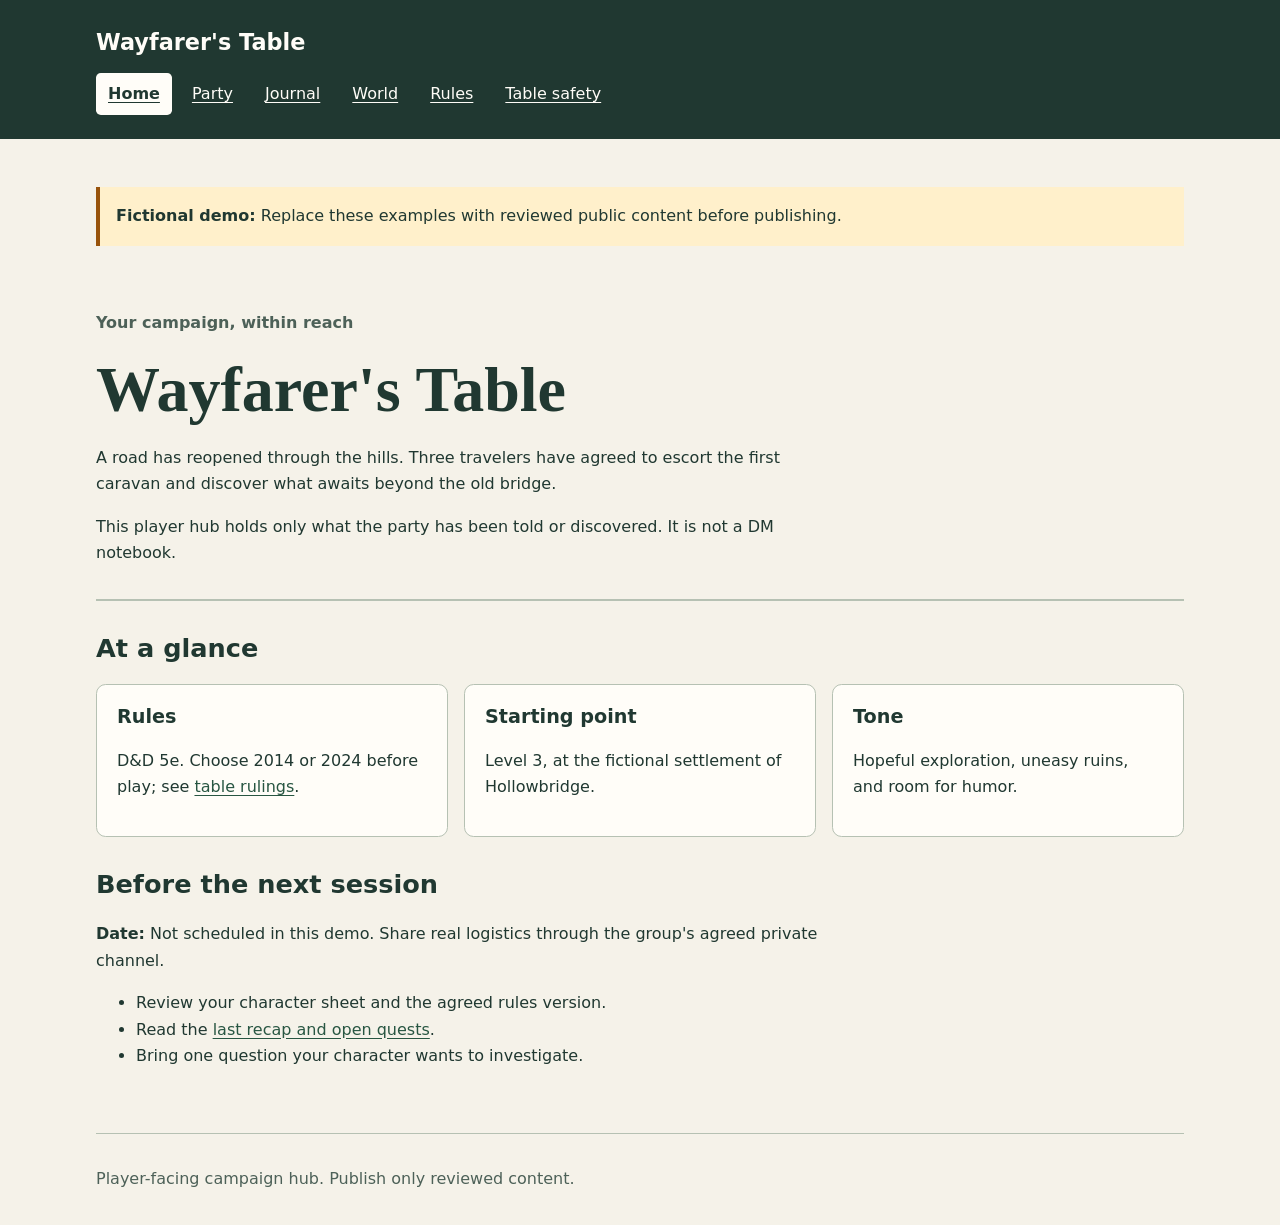
<file: campaign-creation/templates/campaign-player-site/docs/index.html>
<!doctype html>
<html lang="en">
<head>
  <meta charset="utf-8">
  <meta name="viewport" content="width=device-width, initial-scale=1">
  <title>Wayfarer's Table | Campaign hub</title>
  <link rel="stylesheet" href="assets/style.css">
</head>
<body>
  <a class="skip-link" href="#main">Skip to content</a>
  <header class="site-header">
    <div class="container">
      <p class="brand">Wayfarer's Table</p>
      <nav aria-label="Main navigation">
        <a href="index.html" aria-current="page">Home</a>
        <a href="party.html">Party</a>
        <a href="journal.html">Journal</a>
        <a href="world.html">World</a>
        <a href="rules.html">Rules</a>
        <a href="safety.html">Table safety</a>
      </nav>
    </div>
  </header>
  <main id="main" class="container" tabindex="-1">
    <p class="notice"><strong>Fictional demo:</strong> Replace these examples with reviewed public content before publishing.</p>
    <section class="hero" aria-labelledby="campaign-title">
      <p class="eyebrow">Your campaign, within reach</p>
      <h1 id="campaign-title">Wayfarer's Table</h1>
      <p>A road has reopened through the hills. Three travelers have agreed to escort the first caravan and discover what awaits beyond the old bridge.</p>
      <p>This player hub holds only what the party has been told or discovered. It is not a DM notebook.</p>
    </section>
    <section aria-labelledby="quick-facts">
      <h2 id="quick-facts">At a glance</h2>
      <div class="grid">
        <article class="card"><h3>Rules</h3><p>D&amp;D 5e. Choose 2014 or 2024 before play; see <a href="rules.html">table rulings</a>.</p></article>
        <article class="card"><h3>Starting point</h3><p>Level 3, at the fictional settlement of Hollowbridge.</p></article>
        <article class="card"><h3>Tone</h3><p>Hopeful exploration, uneasy ruins, and room for humor.</p></article>
      </div>
    </section>
    <section aria-labelledby="next-session">
      <h2 id="next-session">Before the next session</h2>
      <p><strong>Date:</strong> Not scheduled in this demo. Share real logistics through the group's agreed private channel.</p>
      <ul>
        <li>Review your character sheet and the agreed rules version.</li>
        <li>Read the <a href="journal.html">last recap and open quests</a>.</li>
        <li>Bring one question your character wants to investigate.</li>
      </ul>
    </section>
  </main>
  <footer class="container site-footer"><p>Player-facing campaign hub. Publish only reviewed content.</p></footer>
</body>
</html>
</file>
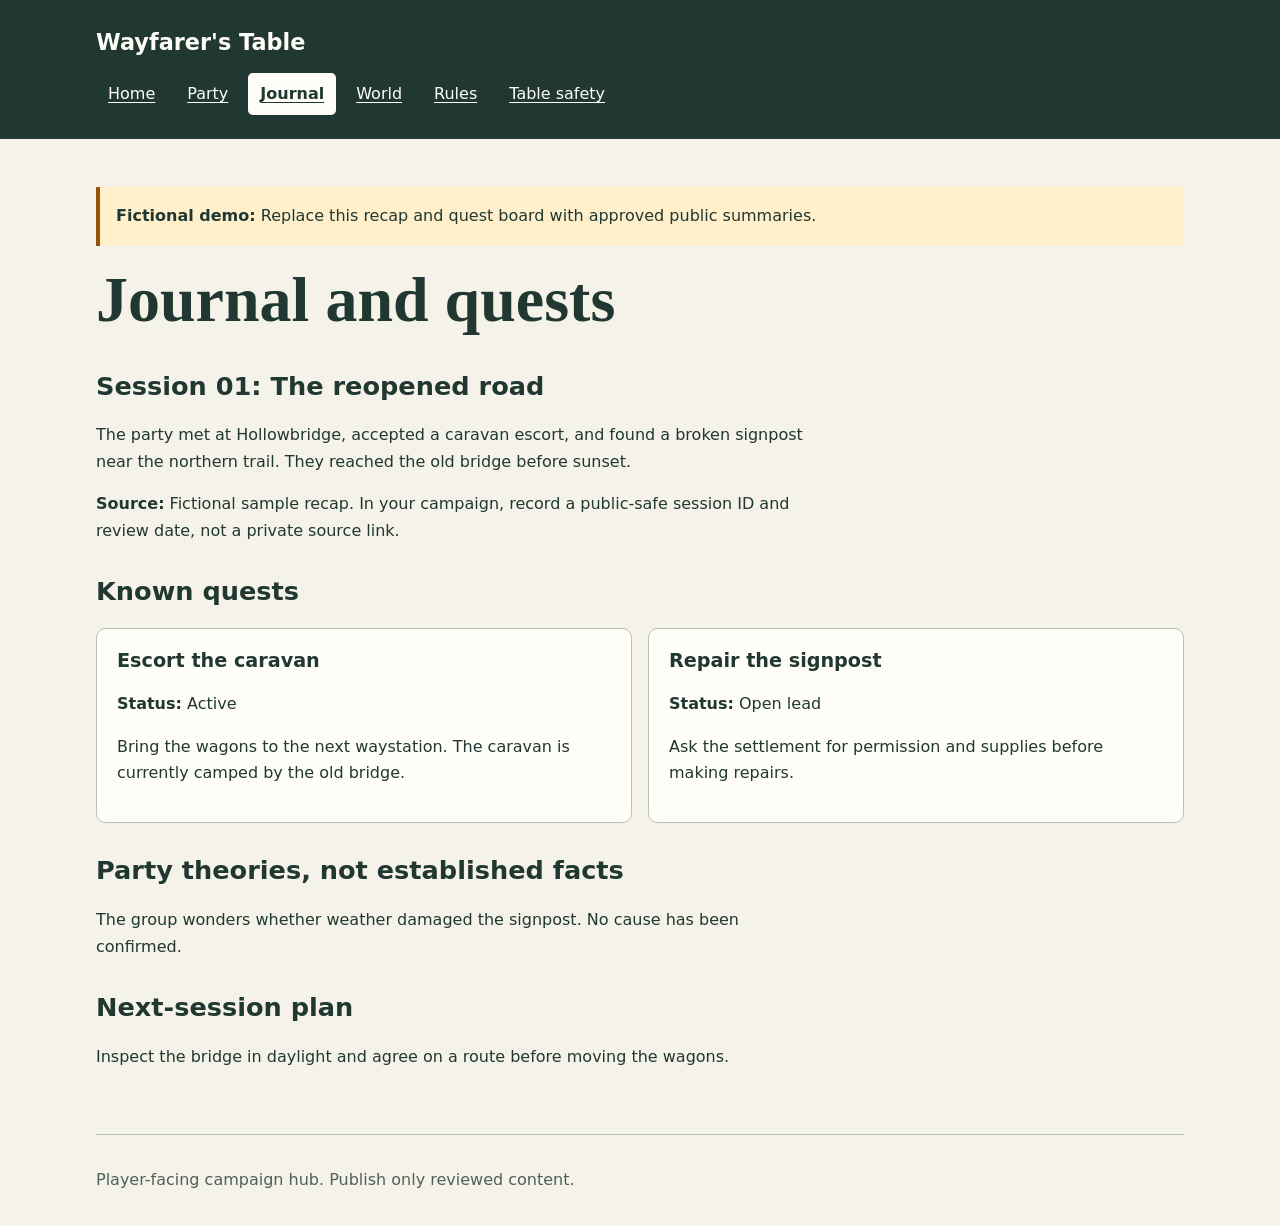
<file: campaign-creation/templates/campaign-player-site/docs/journal.html>
<!doctype html>
<html lang="en">
<head>
  <meta charset="utf-8">
  <meta name="viewport" content="width=device-width, initial-scale=1">
  <title>Journal | Wayfarer's Table</title>
  <link rel="stylesheet" href="assets/style.css">
</head>
<body>
  <a class="skip-link" href="#main">Skip to content</a>
  <header class="site-header">
    <div class="container">
      <p class="brand">Wayfarer's Table</p>
      <nav aria-label="Main navigation">
        <a href="index.html">Home</a>
        <a href="party.html">Party</a>
        <a href="journal.html" aria-current="page">Journal</a>
        <a href="world.html">World</a>
        <a href="rules.html">Rules</a>
        <a href="safety.html">Table safety</a>
      </nav>
    </div>
  </header>
  <main id="main" class="container" tabindex="-1">
    <p class="notice"><strong>Fictional demo:</strong> Replace this recap and quest board with approved public summaries.</p>
    <h1>Journal and quests</h1>
    <section aria-labelledby="session-01">
      <h2 id="session-01">Session 01: The reopened road</h2>
      <p>The party met at Hollowbridge, accepted a caravan escort, and found a broken signpost near the northern trail. They reached the old bridge before sunset.</p>
      <p><strong>Source:</strong> Fictional sample recap. In your campaign, record a public-safe session ID and review date, not a private source link.</p>
    </section>
    <section aria-labelledby="known-quests">
      <h2 id="known-quests">Known quests</h2>
      <div class="grid">
        <article class="card"><h3>Escort the caravan</h3><p><strong>Status:</strong> Active</p><p>Bring the wagons to the next waystation. The caravan is currently camped by the old bridge.</p></article>
        <article class="card"><h3>Repair the signpost</h3><p><strong>Status:</strong> Open lead</p><p>Ask the settlement for permission and supplies before making repairs.</p></article>
      </div>
    </section>
    <section aria-labelledby="theories">
      <h2 id="theories">Party theories, not established facts</h2>
      <p>The group wonders whether weather damaged the signpost. No cause has been confirmed.</p>
    </section>
    <section aria-labelledby="next-plan">
      <h2 id="next-plan">Next-session plan</h2>
      <p>Inspect the bridge in daylight and agree on a route before moving the wagons.</p>
    </section>
  </main>
  <footer class="container site-footer"><p>Player-facing campaign hub. Publish only reviewed content.</p></footer>
</body>
</html>
</file>
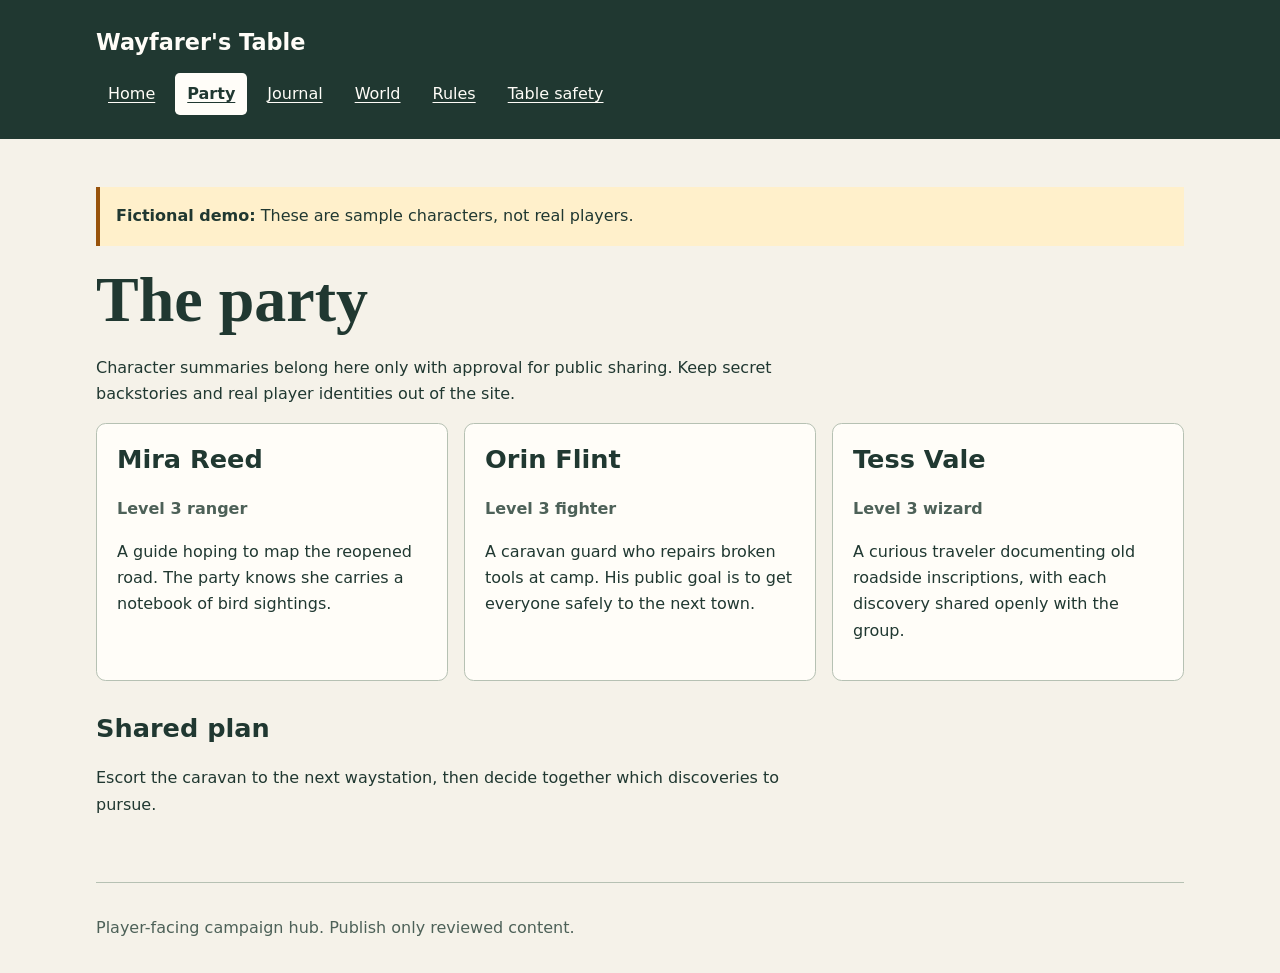
<file: campaign-creation/templates/campaign-player-site/docs/party.html>
<!doctype html>
<html lang="en">
<head>
  <meta charset="utf-8">
  <meta name="viewport" content="width=device-width, initial-scale=1">
  <title>Party | Wayfarer's Table</title>
  <link rel="stylesheet" href="assets/style.css">
</head>
<body>
  <a class="skip-link" href="#main">Skip to content</a>
  <header class="site-header">
    <div class="container">
      <p class="brand">Wayfarer's Table</p>
      <nav aria-label="Main navigation">
        <a href="index.html">Home</a>
        <a href="party.html" aria-current="page">Party</a>
        <a href="journal.html">Journal</a>
        <a href="world.html">World</a>
        <a href="rules.html">Rules</a>
        <a href="safety.html">Table safety</a>
      </nav>
    </div>
  </header>
  <main id="main" class="container" tabindex="-1">
    <p class="notice"><strong>Fictional demo:</strong> These are sample characters, not real players.</p>
    <h1>The party</h1>
    <p>Character summaries belong here only with approval for public sharing. Keep secret backstories and real player identities out of the site.</p>
    <div class="grid">
      <article class="card">
        <h2>Mira Reed</h2>
        <p class="eyebrow">Level 3 ranger</p>
        <p>A guide hoping to map the reopened road. The party knows she carries a notebook of bird sightings.</p>
      </article>
      <article class="card">
        <h2>Orin Flint</h2>
        <p class="eyebrow">Level 3 fighter</p>
        <p>A caravan guard who repairs broken tools at camp. His public goal is to get everyone safely to the next town.</p>
      </article>
      <article class="card">
        <h2>Tess Vale</h2>
        <p class="eyebrow">Level 3 wizard</p>
        <p>A curious traveler documenting old roadside inscriptions, with each discovery shared openly with the group.</p>
      </article>
    </div>
    <section aria-labelledby="party-plan">
      <h2 id="party-plan">Shared plan</h2>
      <p>Escort the caravan to the next waystation, then decide together which discoveries to pursue.</p>
    </section>
  </main>
  <footer class="container site-footer"><p>Player-facing campaign hub. Publish only reviewed content.</p></footer>
</body>
</html>
</file>
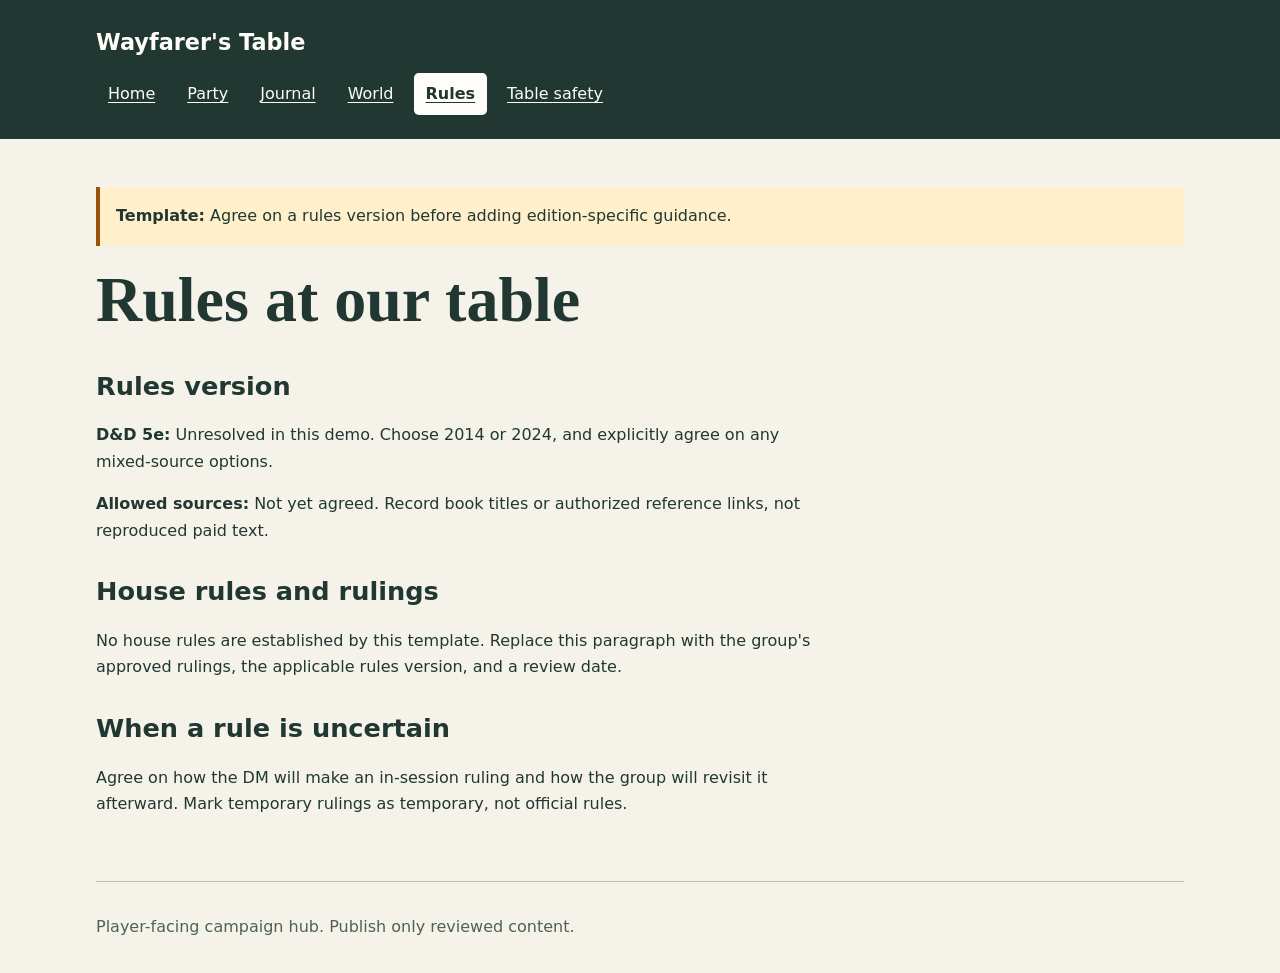
<file: campaign-creation/templates/campaign-player-site/docs/rules.html>
<!doctype html>
<html lang="en">
<head>
  <meta charset="utf-8">
  <meta name="viewport" content="width=device-width, initial-scale=1">
  <title>Rules | Wayfarer's Table</title>
  <link rel="stylesheet" href="assets/style.css">
</head>
<body>
  <a class="skip-link" href="#main">Skip to content</a>
  <header class="site-header">
    <div class="container">
      <p class="brand">Wayfarer's Table</p>
      <nav aria-label="Main navigation">
        <a href="index.html">Home</a>
        <a href="party.html">Party</a>
        <a href="journal.html">Journal</a>
        <a href="world.html">World</a>
        <a href="rules.html" aria-current="page">Rules</a>
        <a href="safety.html">Table safety</a>
      </nav>
    </div>
  </header>
  <main id="main" class="container" tabindex="-1">
    <p class="notice"><strong>Template:</strong> Agree on a rules version before adding edition-specific guidance.</p>
    <h1>Rules at our table</h1>
    <section aria-labelledby="rules-version">
      <h2 id="rules-version">Rules version</h2>
      <p><strong>D&amp;D 5e:</strong> Unresolved in this demo. Choose 2014 or 2024, and explicitly agree on any mixed-source options.</p>
      <p><strong>Allowed sources:</strong> Not yet agreed. Record book titles or authorized reference links, not reproduced paid text.</p>
    </section>
    <section aria-labelledby="house-rules">
      <h2 id="house-rules">House rules and rulings</h2>
      <p>No house rules are established by this template. Replace this paragraph with the group's approved rulings, the applicable rules version, and a review date.</p>
    </section>
    <section aria-labelledby="ruling-log">
      <h2 id="ruling-log">When a rule is uncertain</h2>
      <p>Agree on how the DM will make an in-session ruling and how the group will revisit it afterward. Mark temporary rulings as temporary, not official rules.</p>
    </section>
  </main>
  <footer class="container site-footer"><p>Player-facing campaign hub. Publish only reviewed content.</p></footer>
</body>
</html>
</file>
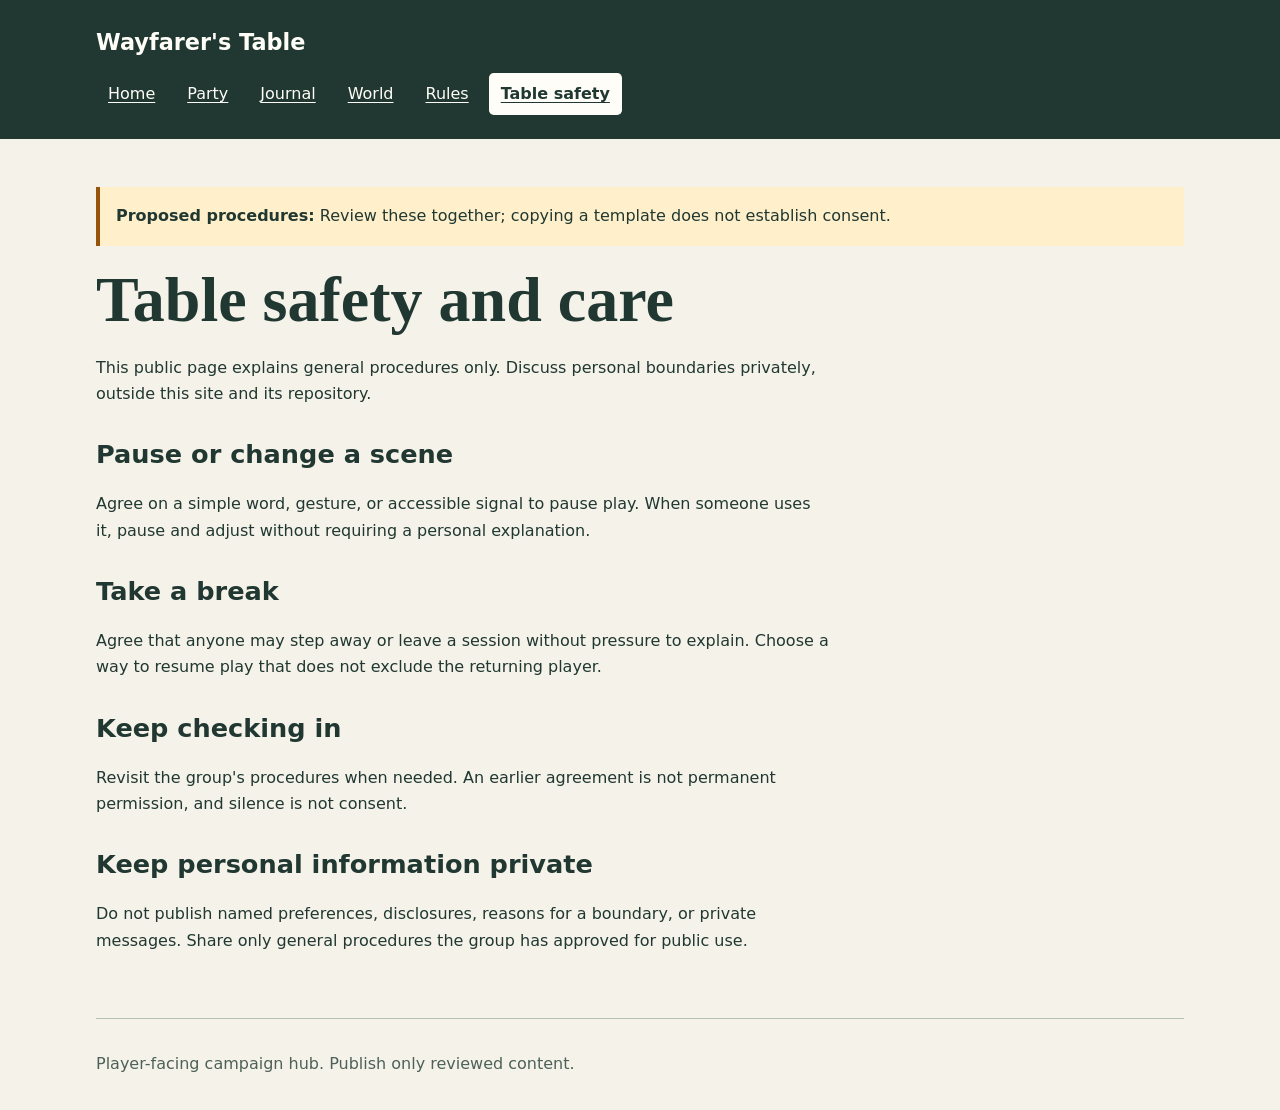
<file: campaign-creation/templates/campaign-player-site/docs/safety.html>
<!doctype html>
<html lang="en">
<head>
  <meta charset="utf-8">
  <meta name="viewport" content="width=device-width, initial-scale=1">
  <title>Table safety | Wayfarer's Table</title>
  <link rel="stylesheet" href="assets/style.css">
</head>
<body>
  <a class="skip-link" href="#main">Skip to content</a>
  <header class="site-header">
    <div class="container">
      <p class="brand">Wayfarer's Table</p>
      <nav aria-label="Main navigation">
        <a href="index.html">Home</a>
        <a href="party.html">Party</a>
        <a href="journal.html">Journal</a>
        <a href="world.html">World</a>
        <a href="rules.html">Rules</a>
        <a href="safety.html" aria-current="page">Table safety</a>
      </nav>
    </div>
  </header>
  <main id="main" class="container" tabindex="-1">
    <p class="notice"><strong>Proposed procedures:</strong> Review these together; copying a template does not establish consent.</p>
    <h1>Table safety and care</h1>
    <p>This public page explains general procedures only. Discuss personal boundaries privately, outside this site and its repository.</p>
    <section aria-labelledby="pause">
      <h2 id="pause">Pause or change a scene</h2>
      <p>Agree on a simple word, gesture, or accessible signal to pause play. When someone uses it, pause and adjust without requiring a personal explanation.</p>
    </section>
    <section aria-labelledby="breaks">
      <h2 id="breaks">Take a break</h2>
      <p>Agree that anyone may step away or leave a session without pressure to explain. Choose a way to resume play that does not exclude the returning player.</p>
    </section>
    <section aria-labelledby="check-in">
      <h2 id="check-in">Keep checking in</h2>
      <p>Revisit the group's procedures when needed. An earlier agreement is not permanent permission, and silence is not consent.</p>
    </section>
    <section aria-labelledby="privacy">
      <h2 id="privacy">Keep personal information private</h2>
      <p>Do not publish named preferences, disclosures, reasons for a boundary, or private messages. Share only general procedures the group has approved for public use.</p>
    </section>
  </main>
  <footer class="container site-footer"><p>Player-facing campaign hub. Publish only reviewed content.</p></footer>
</body>
</html>
</file>
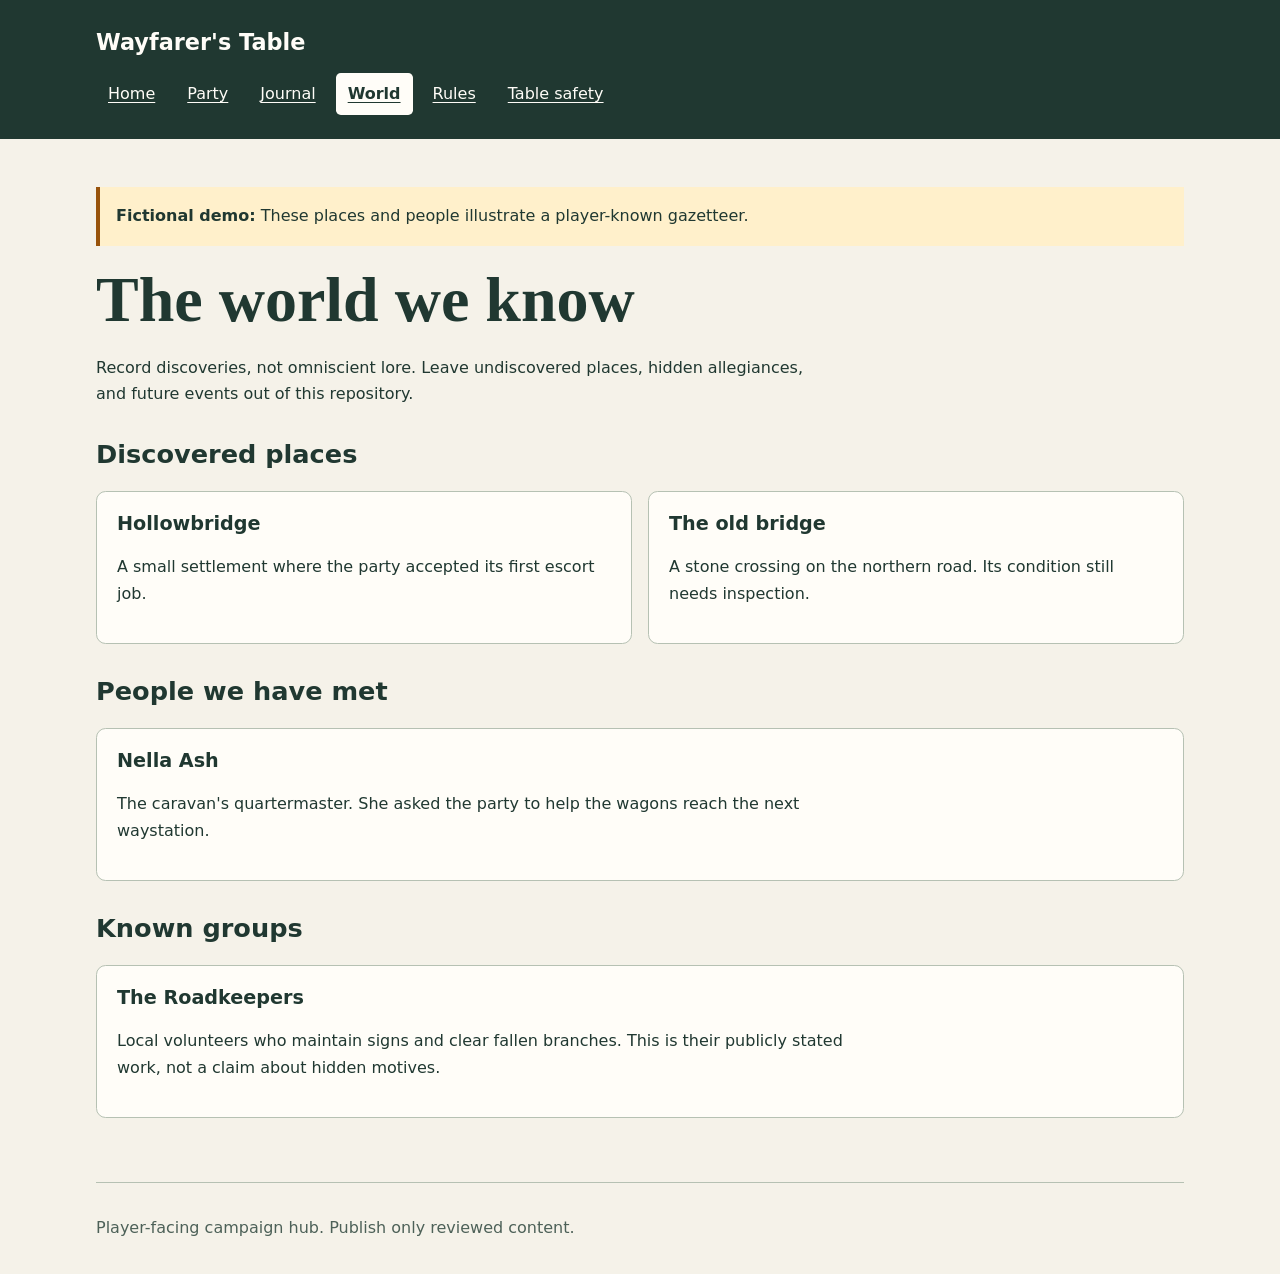
<file: campaign-creation/templates/campaign-player-site/docs/world.html>
<!doctype html>
<html lang="en">
<head>
  <meta charset="utf-8">
  <meta name="viewport" content="width=device-width, initial-scale=1">
  <title>World | Wayfarer's Table</title>
  <link rel="stylesheet" href="assets/style.css">
</head>
<body>
  <a class="skip-link" href="#main">Skip to content</a>
  <header class="site-header">
    <div class="container">
      <p class="brand">Wayfarer's Table</p>
      <nav aria-label="Main navigation">
        <a href="index.html">Home</a>
        <a href="party.html">Party</a>
        <a href="journal.html">Journal</a>
        <a href="world.html" aria-current="page">World</a>
        <a href="rules.html">Rules</a>
        <a href="safety.html">Table safety</a>
      </nav>
    </div>
  </header>
  <main id="main" class="container" tabindex="-1">
    <p class="notice"><strong>Fictional demo:</strong> These places and people illustrate a player-known gazetteer.</p>
    <h1>The world we know</h1>
    <p>Record discoveries, not omniscient lore. Leave undiscovered places, hidden allegiances, and future events out of this repository.</p>
    <section aria-labelledby="places">
      <h2 id="places">Discovered places</h2>
      <div class="grid">
        <article class="card"><h3>Hollowbridge</h3><p>A small settlement where the party accepted its first escort job.</p></article>
        <article class="card"><h3>The old bridge</h3><p>A stone crossing on the northern road. Its condition still needs inspection.</p></article>
      </div>
    </section>
    <section aria-labelledby="people">
      <h2 id="people">People we have met</h2>
      <article class="card"><h3>Nella Ash</h3><p>The caravan's quartermaster. She asked the party to help the wagons reach the next waystation.</p></article>
    </section>
    <section aria-labelledby="factions">
      <h2 id="factions">Known groups</h2>
      <article class="card"><h3>The Roadkeepers</h3><p>Local volunteers who maintain signs and clear fallen branches. This is their publicly stated work, not a claim about hidden motives.</p></article>
    </section>
  </main>
  <footer class="container site-footer"><p>Player-facing campaign hub. Publish only reviewed content.</p></footer>
</body>
</html>
</file>
<file: catalog/styles.css>
:root {
  color-scheme: light;
  font-family: system-ui, sans-serif;
  line-height: 1.6;
  color: #24292f;
  background: #f6f8fa;
}

* { box-sizing: border-box; }
[hidden] { display: none !important; }
body { margin: 0; }
header, main, footer { max-width: 76rem; margin: auto; padding: 1.5rem; }
header { padding-top: 3rem; }
h1 { font-size: clamp(2rem, 5vw, 3rem); line-height: 1.2; margin: .5rem 0 1rem; }
h2, h3 { font-size: 1.25rem; line-height: 1.4; }
p { margin: .5rem 0 1rem; }
a { color: #0756a3; text-underline-offset: .15em; overflow-wrap: anywhere; }
a:hover { text-decoration-thickness: .15em; }
nav { display: flex; flex-wrap: wrap; gap: .75rem 1.5rem; }
.eyebrow { font-weight: 700; color: #465564; }
aside { border-left: .3rem solid #806000; background: #fff8df; padding: 1rem 1.25rem; }
aside p:last-child { margin-bottom: 0; }
form { margin: 1.5rem 0 2rem; }
label { display: block; font-weight: 600; }
input, select, button { font: inherit; }
input, select {
  display: block;
  width: 100%;
  min-height: 2.75rem;
  padding: .5rem;
  border: 1px solid #576574;
  border-radius: .3rem;
  background: #fff;
  color: #24292f;
}
fieldset { margin: 1rem 0 0; padding: 0; border: 0; min-width: 0; }
legend { font-weight: 700; padding: 0; margin-bottom: .5rem; }
.filter-grid { display: grid; grid-template-columns: repeat(4, minmax(0, 1fr)); gap: 1rem; }
button {
  padding: .5rem 1rem;
  min-height: 2.75rem;
  border: 1px solid #0756a3;
  border-radius: .3rem;
  background: #0756a3;
  color: #fff;
  cursor: pointer;
}
:focus-visible { outline: 3px solid #7b3dbb; outline-offset: 4px; }
.skip-link {
  position: absolute;
  top: .5rem;
  left: 1rem;
  transform: translateY(-200%);
  background: #fff;
  padding: .5rem;
  z-index: 1;
}
.skip-link:focus { transform: none; }
.resources {
  display: grid;
  grid-template-columns: repeat(2, minmax(0, 1fr));
  gap: 1rem;
  padding: 0;
  list-style: none;
}
.resource { border: 1px solid #c0c8d0; border-radius: .5rem; background: #fff; padding: 1.25rem; }
.resource h3 { margin: 0 0 .75rem; }
dl { font-size: .9rem; }
dl div { display: grid; grid-template-columns: 5rem minmax(0, 1fr); gap: .5rem; margin: .3rem 0; }
dt { font-weight: 700; }
dd { margin: 0; }
.source { font-size: .8rem; color: #465564; overflow-wrap: anywhere; margin-bottom: 0; }
footer { border-top: 1px solid #c0c8d0; padding-bottom: 3rem; font-size: .9rem; }

@media (max-width: 55rem) {
  .filter-grid { grid-template-columns: repeat(2, minmax(0, 1fr)); }
}
@media (max-width: 38rem) {
  header, main, footer { padding: 1rem; }
  .filter-grid, .resources { grid-template-columns: 1fr; }
}
</file>
<file: campaign-creation/templates/campaign-player-site/docs/assets/style.css>
:root {
  color-scheme: light;
  --paper: #f5f2e9;
  --surface: #fffdf8;
  --ink: #203831;
  --muted: #4d6158;
  --accent: #285642;
  --border: #b6c1b3;
}

* { box-sizing: border-box; }

body {
  margin: 0;
  color: var(--ink);
  background: var(--paper);
  font-family: system-ui, sans-serif;
  font-size: 1rem;
  line-height: 1.65;
  overflow-wrap: anywhere;
}

.container {
  width: min(100% - 2rem, 68rem);
  margin-inline: auto;
}

a { color: var(--accent); text-underline-offset: 0.2em; }
a:hover { text-decoration-thickness: 0.15em; }
:focus-visible { outline: 3px solid #98530b; outline-offset: 4px; }

.skip-link {
  position: absolute;
  top: 0.5rem;
  left: 0.5rem;
  padding: 0.6rem 1rem;
  background: var(--surface);
  transform: translateY(-200%);
  z-index: 1;
}

.skip-link:focus { transform: translateY(0); }
.site-header { background: var(--ink); color: var(--surface); padding-block: 1.5rem; }
.brand { margin: 0 0 0.75rem; font-size: 1.4rem; font-weight: 750; }
nav { display: flex; flex-wrap: wrap; gap: 0.5rem; }
nav a { color: var(--surface); padding: 0.5rem 0.75rem; border-radius: 0.3rem; }
nav a[aria-current="page"] { background: var(--surface); color: var(--ink); font-weight: 700; }
.site-header :focus-visible { outline-color: #ffcf80; }
main { padding-block: 2rem; }
section { margin-block: 2rem; }
h1, h2, h3 { line-height: 1.2; }
h1 { font-family: Georgia, serif; font-size: clamp(2.2rem, 8vw, 4rem); margin-block: 1rem; }
h2 { font-size: 1.6rem; }
h3 { font-size: 1.2rem; }
p, li { max-width: 72ch; }
.hero { padding-block: 1rem; border-bottom: 2px solid var(--border); }
.eyebrow { color: var(--muted); font-weight: 650; }
.notice { background: #fff0cb; border-left: 4px solid #98530b; padding: 1rem; max-width: none; }
.grid { display: grid; grid-template-columns: repeat(auto-fit, minmax(min(100%, 18rem), 1fr)); gap: 1rem; }
.card { background: var(--surface); border: 1px solid var(--border); border-radius: 0.6rem; padding: 1.25rem; }
.card h2, .card h3 { margin-top: 0; }
.site-footer { color: var(--muted); border-top: 1px solid var(--border); padding-block: 1rem; }
img { display: block; max-width: 100%; height: auto; }

@media print {
  body { background: white; color: black; font-size: 11pt; }
  .site-header, .skip-link { display: none; }
  .container { width: 100%; }
  main { padding: 0; }
  .grid { display: block; }
  .card { break-inside: avoid; margin-block: 1rem; }
  a { color: black; }
}
</file>
